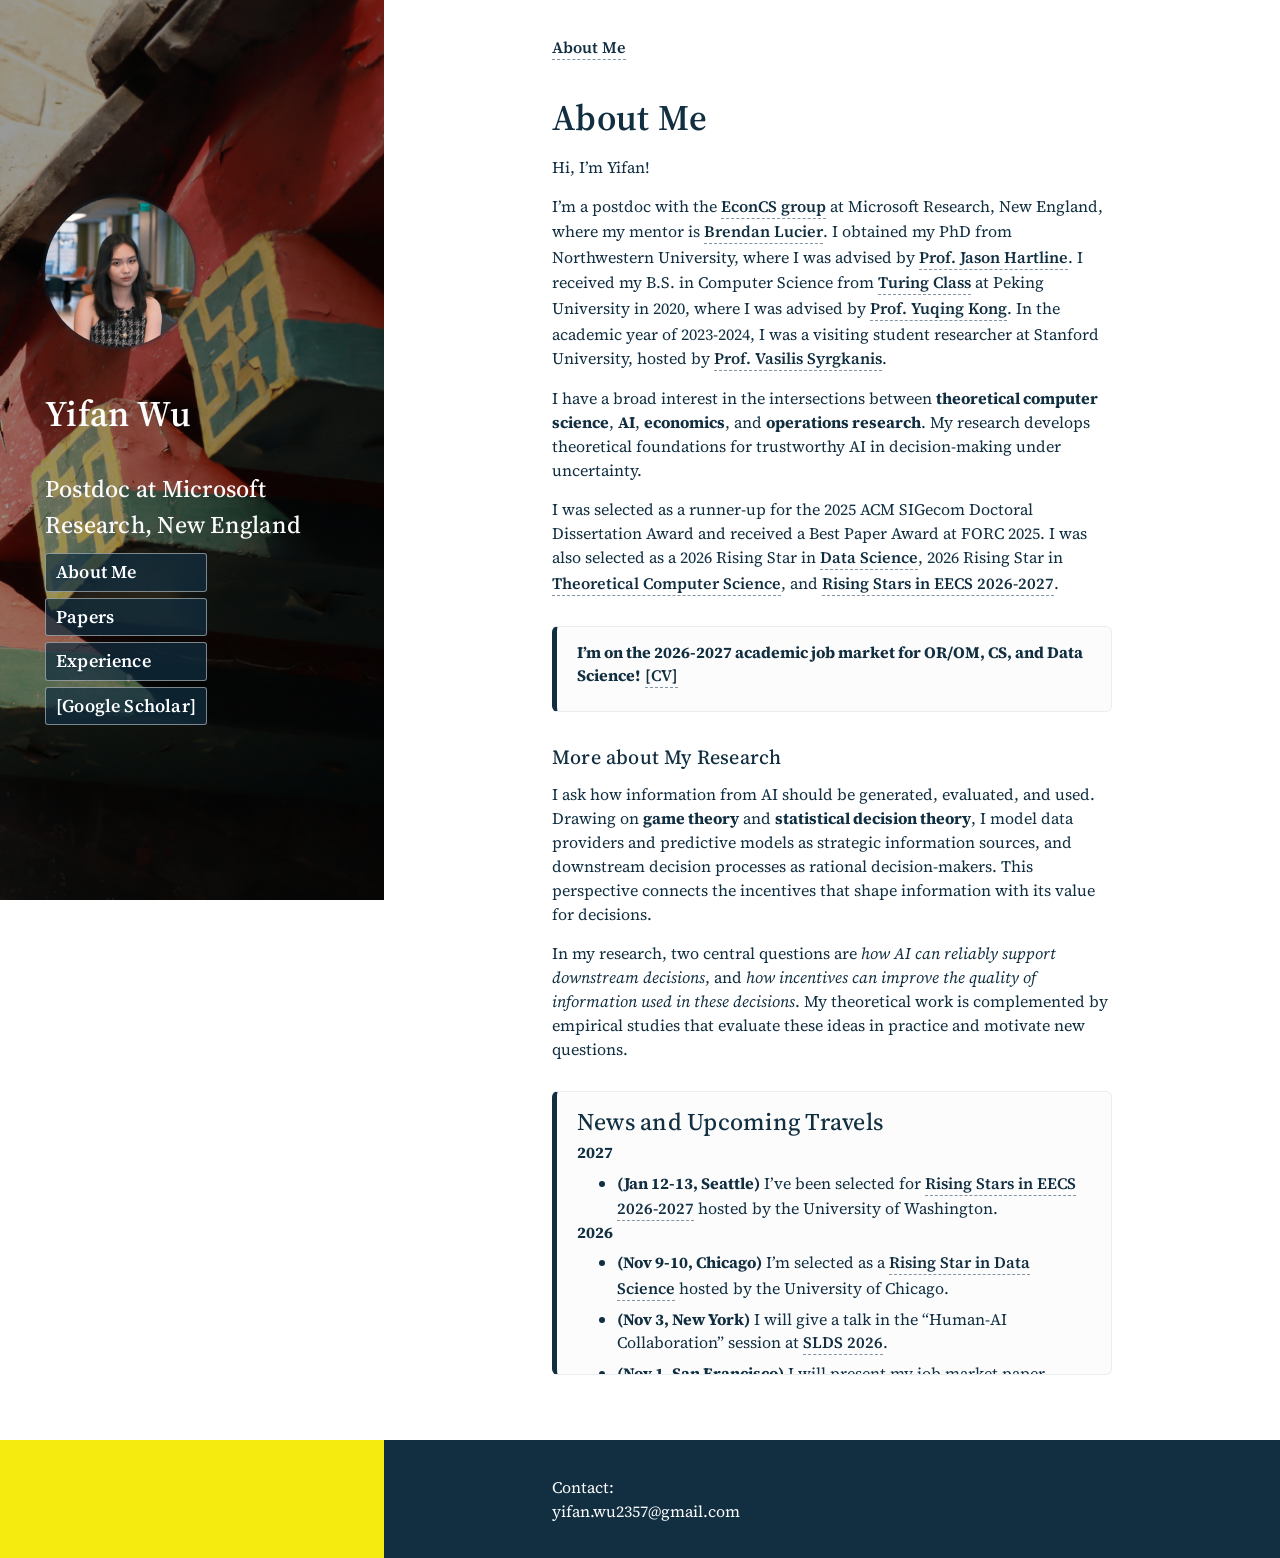
<file: index.html>
<!DOCTYPE html>
<html lang='en'><head>
  <title>About Me - Yifan Wu</title>
  <link rel='canonical' href='/' />
  <meta charset='utf-8'>
<meta name='viewport' content='width=device-width, initial-scale=1' />
<meta name='description' content='' />
<meta name='theme-color' content='#FD3519' />


  <link rel="shortcut icon" href="/images/favicon.ico" type="image/x-icon" />
  <link rel="icon" href="/images/favicon.ico" type="image/x-icon" />


<meta name="generator" content="Hugo 0.101.0" />

  





<link rel="stylesheet" href="/sass/style.min.cf15fa70872897253864b724884605a99587bc195c1d844e6262e09c483b8d6e.css" integrity="sha256-zxX6cIcolyU4ZLckiEYFqZWHvBlcHYROYmLgnEg7jW4=" media="screen">
<link rel="stylesheet" href="/syntax.min.css" integrity="" media="screen">

  <meta property="og:title" content="About Me" />
<meta property="og:description" content="" />
<meta property="og:type" content="website" />
<meta property="og:url" content="/" />


  <meta itemprop="name" content="About Me">
<meta itemprop="description" content="">
</head>
<body>

  <header style="background-image:linear-gradient(
      rgba(0,0,0,0.4),rgba(0,0,0,0.4)
    ),url(&#39;/images/sidebar.jpg&#39;)">

  <div class="intro">
    <div class="logo-container">
      <a href="/">
        <img src='/images/photo.jpg' alt="Profile Categories" class="rounded-logo">
      </a>
    </div>
    <h2>Yifan Wu</h2>
    <h3>Postdoc at Microsoft Research, New England</h3>
    <div class="menu">
      

        
        <p>
            <a href="/">
                About Me
            </a>
        </p>

        
        <p>
            <a href="/papers/">
                Papers
            </a>
        </p>

        
        <p>
            <a href="/experience/">
                Experience
            </a>
        </p>

        
        <p>
            <a href="https://scholar.google.com/citations?user=_aKd3vwAAAAJ&amp;hl=en">
                [Google Scholar]
            </a>
        </p>


      
    </div>

  </div>

  <div class="socials">
      
  </div>

</header>

  <div class="content-wrapper">
    
      <div class="breadcrumb">
  

<span  class="active">
  <a href="/">About Me</a>
  
</span>

</div>

    
    <main id="content" class="">

<h1>About Me</h1>
<p>Hi, I&rsquo;m Yifan!</p>
<p>I&rsquo;m a postdoc with the <a href="https://www.microsoft.com/en-us/research/theme/economics-and-computation/">EconCS group</a> at Microsoft Research, New England, where my mentor is <a href="https://www.microsoft.com/en-us/research/people/brlucier/">Brendan Lucier</a>. I obtained my PhD from Northwestern University, where I was advised by <a href="https://sites.northwestern.edu/hartline/">Prof. Jason Hartline</a>. I received my B.S. in Computer Science from <a href="https://cfcs.pku.edu.cn/english/research/turing_program/introduction1/index.htm">Turing Class</a> at Peking University in 2020, where I was advised by <a href="https://cfcs.pku.edu.cn/yuqkong/">Prof. Yuqing Kong</a>. In the academic year of 2023-2024, I was a visiting student researcher at Stanford University, hosted by <a href="https://vsyrgkanis.com/">Prof. Vasilis Syrgkanis</a>.</p>
<p>I have a broad interest in the intersections between <strong>theoretical computer science</strong>, <strong>AI</strong>, <strong>economics</strong>, and <strong>operations research</strong>. My research develops theoretical foundations for trustworthy AI in decision-making under uncertainty.</p>
<p>I was selected as a runner-up for the 2025 ACM SIGecom Doctoral Dissertation Award and received a Best Paper Award at FORC 2025. I was also selected as a 2026 Rising Star in <a href="https://datascience.uchicago.edu/research/postdoctoral-programs/rising-stars/">Data Science</a>, 2026 Rising Star in <a href="https://sigact.org/tcsforall/9th-tcs-for-all-meeting/">Theoretical Computer Science</a>, and <a href="https://risingstars.cs.washington.edu/">Rising Stars in EECS 2026-2027</a>.</p>
<section class="news-box">
<p><strong>I&rsquo;m on the 2026-2027 academic job market for OR/OM, CS, and Data Science!</strong> <a href="https://www.dropbox.com/scl/fi/8ka1rrmnnj9qrwxq5f5jx/20261120.pdf?rlkey=wbvuvi1150jkbfnmnint1vjoa&amp;st=9pdchsq0&amp;dl=0">[CV]</a></p>
</section>
<h4 id="more-about-my-research">More about My Research</h4>
<p>I ask how information from AI should be generated, evaluated, and used. Drawing on <strong>game theory</strong> and <strong>statistical decision theory</strong>, I model data providers and predictive models as strategic information sources, and downstream decision processes as rational decision-makers. This perspective connects the incentives that shape information with its value for decisions.</p>
<p>In my research, two central questions are <em>how AI can reliably support downstream decisions</em>, and <em>how incentives can improve the quality of information used in these decisions</em>. My theoretical work is complemented by empirical studies that evaluate these ideas in practice and motivate new questions.</p>
<section class="news-box news-box--scrollable" data-visible-items="3" tabindex="0" aria-label="News">
<h3 id="news-and-upcoming-travels">News and Upcoming Travels</h3>
<p><strong>2027</strong></p>
<ul>
<li><strong>(Jan 12-13, Seattle)</strong> I&rsquo;ve been selected for <a href="https://risingstars.cs.washington.edu/">Rising Stars in EECS 2026-2027</a> hosted by the University of Washington.</li>
</ul>
<p><strong>2026</strong></p>
<ul>
<li>
<p><strong>(Nov 9-10, Chicago)</strong> I&rsquo;m selected as a <a href="https://datascience.uchicago.edu/research/postdoctoral-programs/rising-stars/">Rising Star in Data Science</a> hosted by the University of Chicago.</p>
</li>
<li>
<p><strong>(Nov 3, New York)</strong> I will give a talk in the “Human-AI Collaboration” session at <a href="https://asa-slds.github.io/slds2026/parallel-sessions.html">SLDS 2026</a>.</p>
</li>
<li>
<p><strong>(Nov 1, San Francisco)</strong> I will present my job market paper, Calibration Error for Decision Making, in the Job Market Showcase Track <strong>SB28 11 am - 12:15 pm on Sunday</strong> at INFORMS 2026, Moscone South-206 (Level 2).</p>
</li>
<li>
<p><strong>(Oct 7-9, Cornell)</strong> I&rsquo;m invited to give a talk at the <a href="https://www.duffield.cornell.edu/orie/young-researchers-workshop/">Cornell ORIE Young Researchers Workshop</a>.</p>
</li>
<li>
<p><strong>(Aug 3, Boston)</strong> I will give a talk in the session “Uncertainty Quantification, Conformal Prediction, and Distribution-Free Inference: Diverse Perspectives” at <a href="https://ww2.amstat.org/meetings/jsm/2026/">JSM 2026</a>.</p>
</li>
<li>
<p><strong>(July 1, San Diego)</strong> I will present two accepted papers at <a href="https://learningtheory.org/colt2026/">COLT 2026</a>.</p>
</li>
<li>
<p><strong>(June 26, Salt Lake City)</strong> I will present as a Rising Star speaker at the <a href="https://sigact.org/tcsforall/">TCS for All</a> Workshop at STOC 2026.</p>
</li>
<li>
<p>Started updating news here!</p>
</li>
</ul>
</section>
<script>
(function () {
  const newsBox = document.querySelector('.news-box--scrollable[data-visible-items]');
  if (!newsBox) return;

  function sizeNewsBox() {
    const items = newsBox.querySelectorAll('li');
    const visibleItems = Math.min(Number(newsBox.dataset.visibleItems) || 3, items.length);

    newsBox.style.height = 'auto';
    newsBox.style.maxHeight = 'none';

    if (items.length <= visibleItems) {
      newsBox.style.overflowY = 'visible';
      return;
    }

    const lastVisibleItem = items[visibleItems - 1];
    const newsBoxTop = newsBox.getBoundingClientRect().top;
    const lastItemBottom = lastVisibleItem.getBoundingClientRect().bottom;
    const itemMargin = parseFloat(window.getComputedStyle(lastVisibleItem).marginBottom) || 0;
    const boxPadding = parseFloat(window.getComputedStyle(newsBox).paddingBottom) || 0;

    newsBox.style.height = Math.ceil(lastItemBottom - newsBoxTop + itemMargin + boxPadding) + 'px';
    newsBox.style.overflowY = 'auto';
  }

  sizeNewsBox();
  window.addEventListener('resize', sizeNewsBox);
  if (document.fonts) document.fonts.ready.then(sizeNewsBox);
})();
</script>




    </main>
  </div>
  <footer>
    <div class="footer-wrapper">
      <p>Contact: <br>yifan.wu2357@gmail.com</p>
      
    </div>
  </footer>
  <link href="https://fonts.googleapis.com/css2?family=Source+Serif+4:wght@400;600&display=swap" rel="stylesheet">
  
<script async src="https://www.googletagmanager.com/gtag/js?id=G-VH8P47VWH2"></script>
<script>
var doNotTrack = false;
if (!doNotTrack) {
	window.dataLayer = window.dataLayer || [];
	function gtag(){dataLayer.push(arguments);}
	gtag('js', new Date());
	gtag('config', 'G-VH8P47VWH2', { 'anonymize_ip': false });
}
</script>

</body>
</html>
</file>
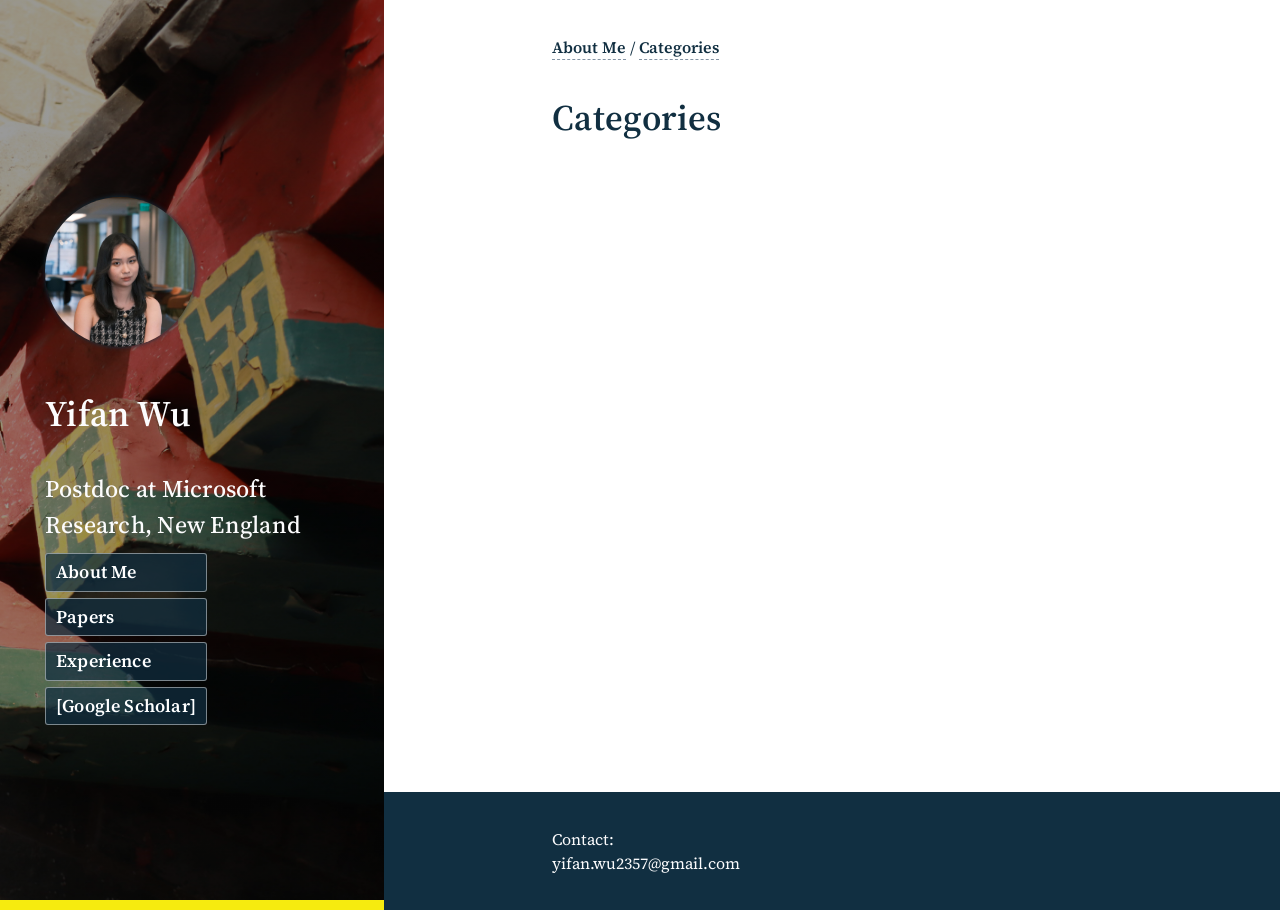
<file: categories/index.html>
<!DOCTYPE html>
<html lang='en'><head>
  <title> - Yifan Wu</title>
  <link rel='canonical' href='/categories/' />
  <meta charset='utf-8'>
<meta name='viewport' content='width=device-width, initial-scale=1' />
<meta name='description' content='' />
<meta name='theme-color' content='#FD3519' />


  <link rel="shortcut icon" href="/images/favicon.ico" type="image/x-icon" />
  <link rel="icon" href="/images/favicon.ico" type="image/x-icon" />


<meta name="generator" content="Hugo 0.101.0" />

  





<link rel="stylesheet" href="/sass/style.min.cf15fa70872897253864b724884605a99587bc195c1d844e6262e09c483b8d6e.css" integrity="sha256-zxX6cIcolyU4ZLckiEYFqZWHvBlcHYROYmLgnEg7jW4=" media="screen">
<link rel="stylesheet" href="/syntax.min.css" integrity="" media="screen">

  <meta property="og:title" content="Categories" />
<meta property="og:description" content="" />
<meta property="og:type" content="website" />
<meta property="og:url" content="/categories/" />


  <meta itemprop="name" content="Categories">
<meta itemprop="description" content="">
</head>
<body>

  <header style="background-image:linear-gradient(
      rgba(0,0,0,0.4),rgba(0,0,0,0.4)
    ),url(&#39;/images/sidebar.jpg&#39;)">

  <div class="intro">
    <div class="logo-container">
      <a href="/">
        <img src='/images/photo.jpg' alt="Profile Categories" class="rounded-logo">
      </a>
    </div>
    <h2>Yifan Wu</h2>
    <h3>Postdoc at Microsoft Research, New England</h3>
    <div class="menu">
      

        
        <p>
            <a href="/">
                About Me
            </a>
        </p>

        
        <p>
            <a href="/papers/">
                Papers
            </a>
        </p>

        
        <p>
            <a href="/experience/">
                Experience
            </a>
        </p>

        
        <p>
            <a href="https://scholar.google.com/citations?user=_aKd3vwAAAAJ&amp;hl=en">
                [Google Scholar]
            </a>
        </p>


      
    </div>

  </div>

  <div class="socials">
      
  </div>

</header>

  <div class="content-wrapper">
    
      <div class="breadcrumb">
  



<span >
  <a href="/">About Me</a>
   / 
</span>


<span  class="active">
  <a href="/categories/">Categories</a>
  
</span>

</div>

    
    <main id="content" class="categories">

  <h1 id="title"> Categories</h1>
  <p></p>
  <ul id="list">
    
  </ul>

    </main>
  </div>
  <footer>
    <div class="footer-wrapper">
      <p>Contact: <br>yifan.wu2357@gmail.com</p>
      
    </div>
  </footer>
  <link href="https://fonts.googleapis.com/css2?family=Source+Serif+4:wght@400;600&display=swap" rel="stylesheet">
  
<script async src="https://www.googletagmanager.com/gtag/js?id=G-VH8P47VWH2"></script>
<script>
var doNotTrack = false;
if (!doNotTrack) {
	window.dataLayer = window.dataLayer || [];
	function gtag(){dataLayer.push(arguments);}
	gtag('js', new Date());
	gtag('config', 'G-VH8P47VWH2', { 'anonymize_ip': false });
}
</script>

</body>
</html>
</file>
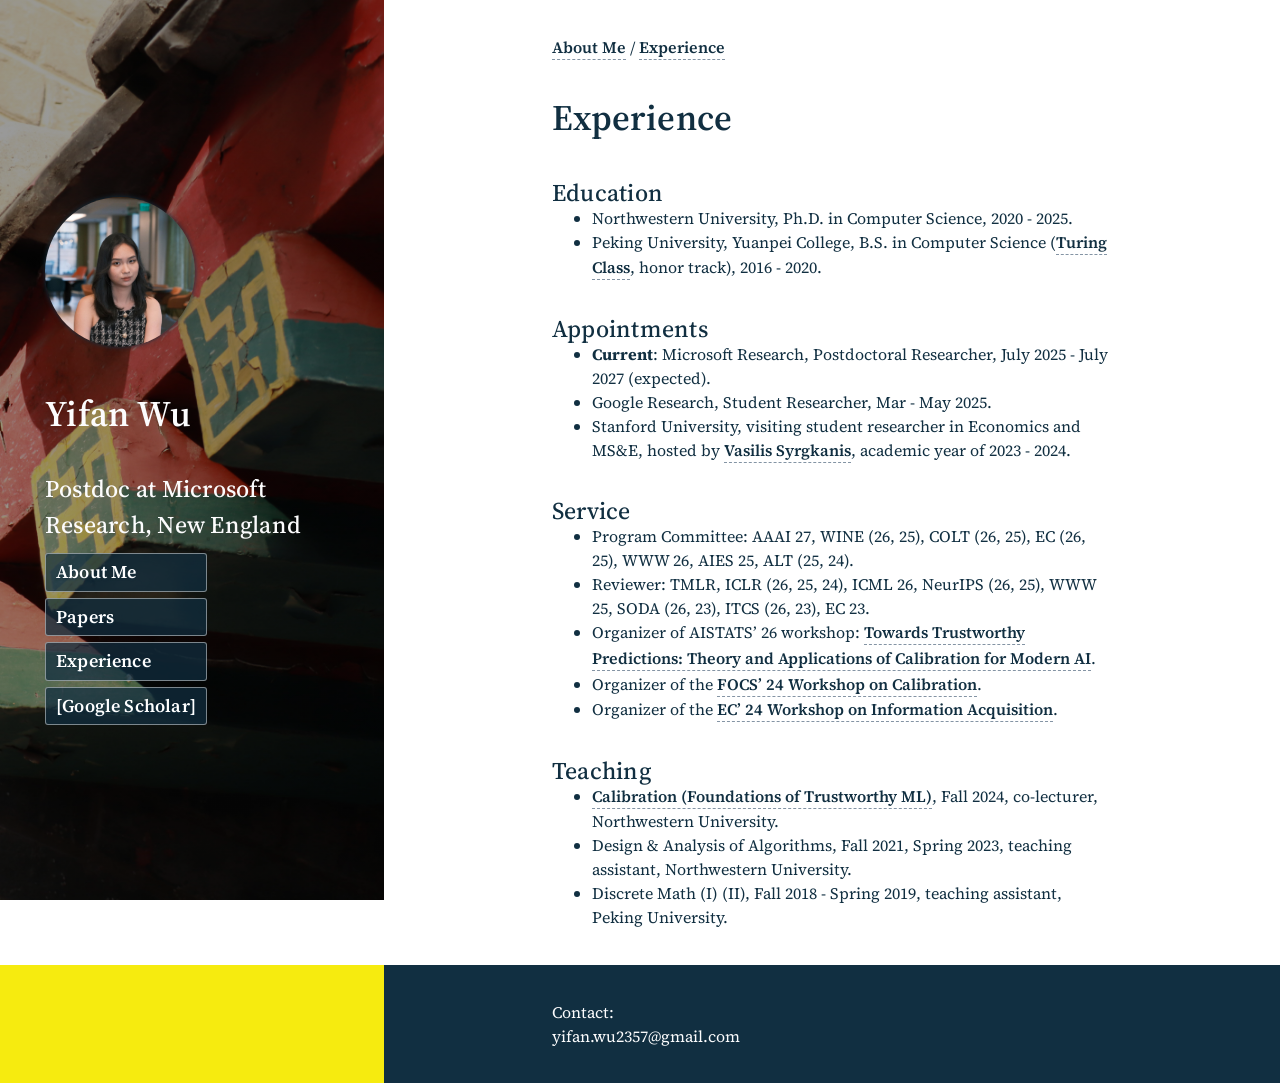
<file: experience/index.html>
<!DOCTYPE html>
<html lang='en'><head>
  <title>Experience - Yifan Wu</title>
  <link rel='canonical' href='/experience/' />
  <meta charset='utf-8'>
<meta name='viewport' content='width=device-width, initial-scale=1' />
<meta name='description' content='' />
<meta name='theme-color' content='#FD3519' />


  <link rel="shortcut icon" href="/images/favicon.ico" type="image/x-icon" />
  <link rel="icon" href="/images/favicon.ico" type="image/x-icon" />


<meta name="generator" content="Hugo 0.101.0" />

  





<link rel="stylesheet" href="/sass/style.min.cf15fa70872897253864b724884605a99587bc195c1d844e6262e09c483b8d6e.css" integrity="sha256-zxX6cIcolyU4ZLckiEYFqZWHvBlcHYROYmLgnEg7jW4=" media="screen">
<link rel="stylesheet" href="/syntax.min.css" integrity="" media="screen">

  <meta property="og:title" content="Experience" />
<meta property="og:description" content="" />
<meta property="og:type" content="website" />
<meta property="og:url" content="/experience/" />


  <meta itemprop="name" content="Experience">
<meta itemprop="description" content="">
</head>
<body>

  <header style="background-image:linear-gradient(
      rgba(0,0,0,0.4),rgba(0,0,0,0.4)
    ),url(&#39;/images/sidebar.jpg&#39;)">

  <div class="intro">
    <div class="logo-container">
      <a href="/">
        <img src='/images/photo.jpg' alt="Profile Categories" class="rounded-logo">
      </a>
    </div>
    <h2>Yifan Wu</h2>
    <h3>Postdoc at Microsoft Research, New England</h3>
    <div class="menu">
      

        
        <p>
            <a href="/">
                About Me
            </a>
        </p>

        
        <p>
            <a href="/papers/">
                Papers
            </a>
        </p>

        
        <p>
            <a href="/experience/">
                Experience
            </a>
        </p>

        
        <p>
            <a href="https://scholar.google.com/citations?user=_aKd3vwAAAAJ&amp;hl=en">
                [Google Scholar]
            </a>
        </p>


      
    </div>

  </div>

  <div class="socials">
      
  </div>

</header>

  <div class="content-wrapper">
    
      <div class="breadcrumb">
  



<span >
  <a href="/">About Me</a>
   / 
</span>


<span  class="active">
  <a href="/experience/">Experience</a>
  
</span>

</div>

    
    <main id="content" class="experience">

  <h1 id="title"> Experience</h1>
  <p><h3 id="education">Education</h3>
<ul>
<li>Northwestern University, Ph.D. in Computer Science, 2020 - 2025.</li>
<li>Peking University, Yuanpei College, B.S. in Computer Science (<a href="https://cfcs.pku.edu.cn/english/research/turing_program/introduction1/index.htm">Turing Class</a>, honor track), 2016 - 2020.</li>
</ul>
<h3 id="appointments">Appointments</h3>
<ul>
<li><strong>Current</strong>: Microsoft Research, Postdoctoral Researcher, July 2025 - July 2027 (expected).</li>
<li>Google Research, Student Researcher, Mar - May 2025.</li>
<li>Stanford University, visiting student researcher in Economics and MS&amp;E, hosted by <a href="https://vsyrgkanis.com">Vasilis Syrgkanis</a>, academic year of 2023 - 2024.</li>
</ul>
<h3 id="service">Service</h3>
<ul>
<li>Program Committee: AAAI 27, WINE (26, 25), COLT (26, 25), EC (26, 25), WWW 26, AIES 25, ALT (25, 24).</li>
<li>Reviewer: TMLR, ICLR (26, 25, 24), ICML 26, NeurIPS (26, 25), WWW 25, SODA (26, 23), ITCS (26, 23), EC 23.</li>
<li>Organizer of AISTATS&rsquo; 26 workshop: <a href="https://calibration-workshop.github.io/">Towards Trustworthy Predictions: Theory and Applications of Calibration for Modern AI</a>.</li>
<li>Organizer of the <a href="https://www.ideal-institute.org/2024/09/10/focs-ideal-2024-workshop-on-calibration/">FOCS&rsquo; 24 Workshop on Calibration</a>.</li>
<li>Organizer of the <a href="https://sites.google.com/view/ec24-information-acquisition/">EC&rsquo; 24 Workshop on Information Acquisition</a>.</li>
</ul>
<h3 id="teaching">Teaching</h3>
<ul>
<li><a href="https://sites.northwestern.edu/hartline/cs-497-calibration/">Calibration (Foundations of Trustworthy ML)</a>, Fall 2024, co-lecturer, Northwestern University.</li>
<li>Design &amp; Analysis of Algorithms, Fall 2021, Spring 2023, teaching assistant, Northwestern University.</li>
<li>Discrete Math (I) (II), Fall 2018 - Spring 2019, teaching assistant, Peking University.</li>
</ul>
</p>
  <ul id="list">
    
  </ul>

    </main>
  </div>
  <footer>
    <div class="footer-wrapper">
      <p>Contact: <br>yifan.wu2357@gmail.com</p>
      
    </div>
  </footer>
  <link href="https://fonts.googleapis.com/css2?family=Source+Serif+4:wght@400;600&display=swap" rel="stylesheet">
  
<script async src="https://www.googletagmanager.com/gtag/js?id=G-VH8P47VWH2"></script>
<script>
var doNotTrack = false;
if (!doNotTrack) {
	window.dataLayer = window.dataLayer || [];
	function gtag(){dataLayer.push(arguments);}
	gtag('js', new Date());
	gtag('config', 'G-VH8P47VWH2', { 'anonymize_ip': false });
}
</script>

</body>
</html>
</file>
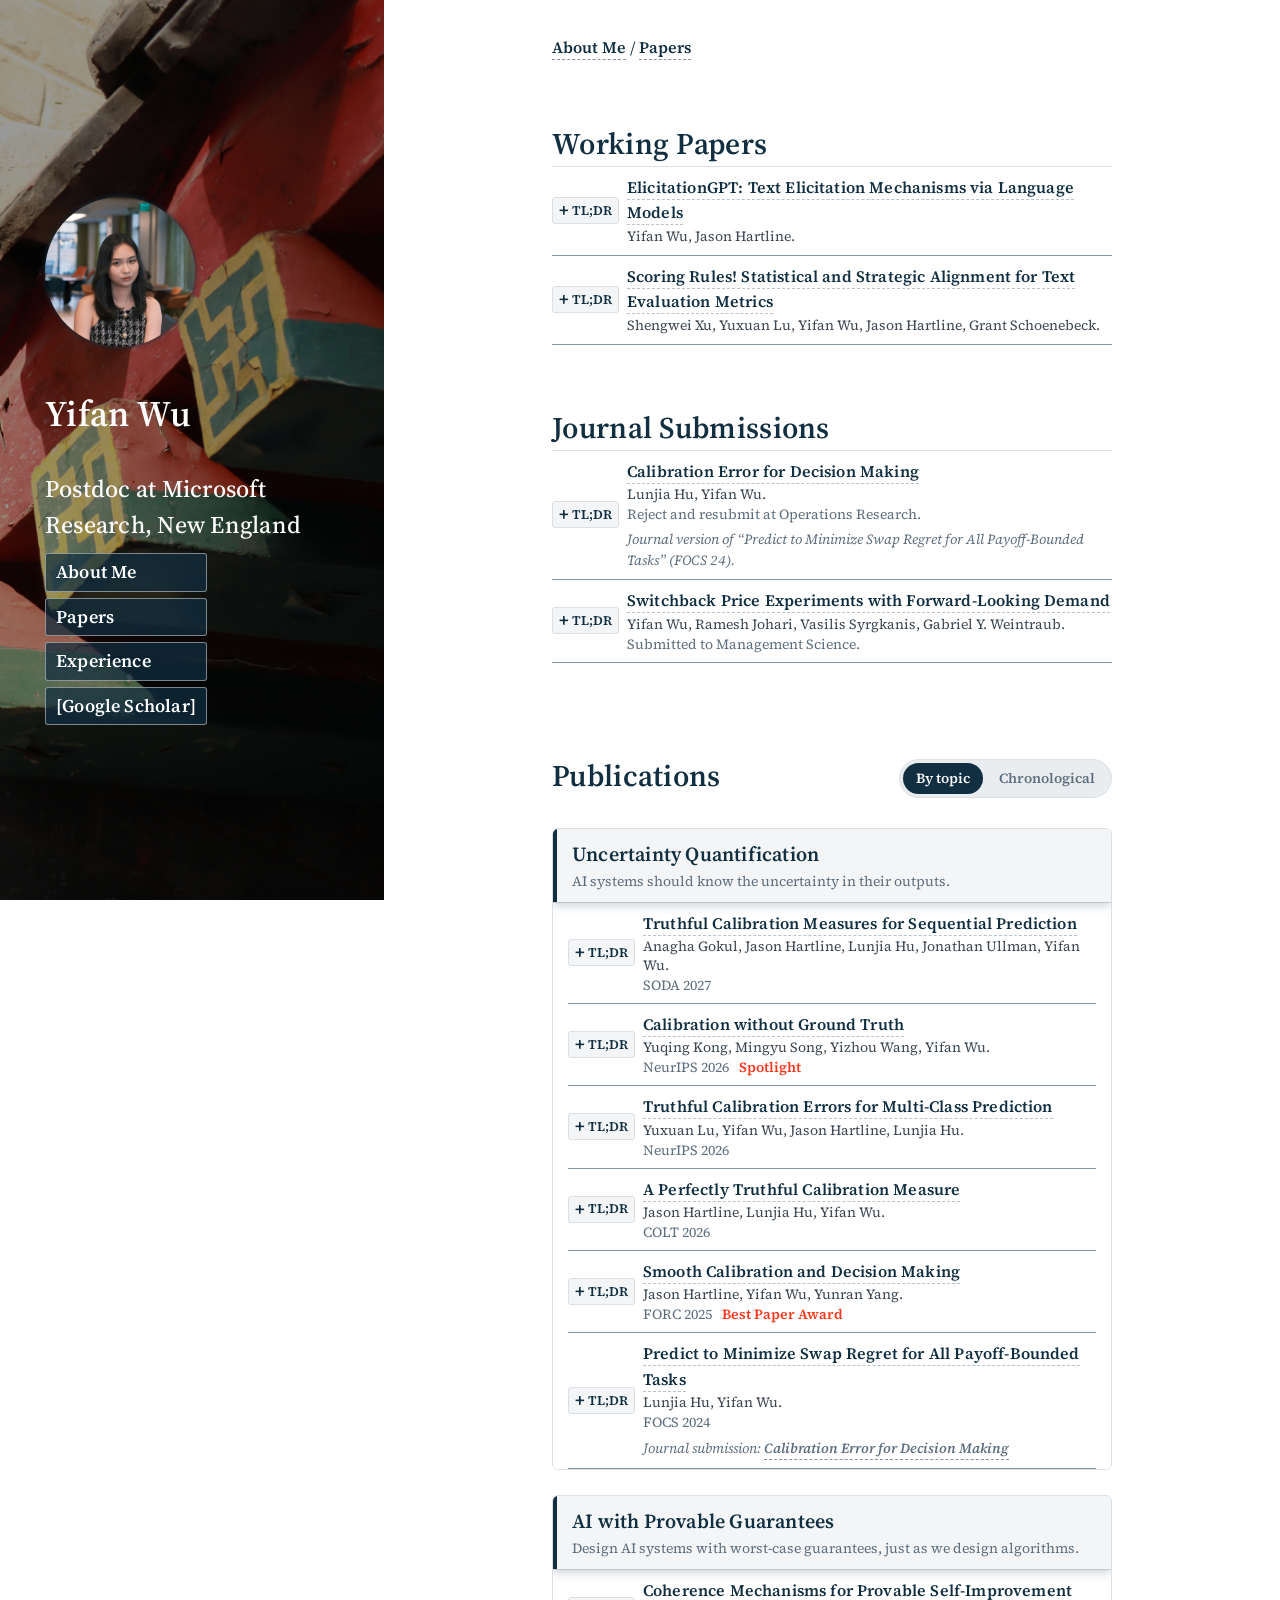
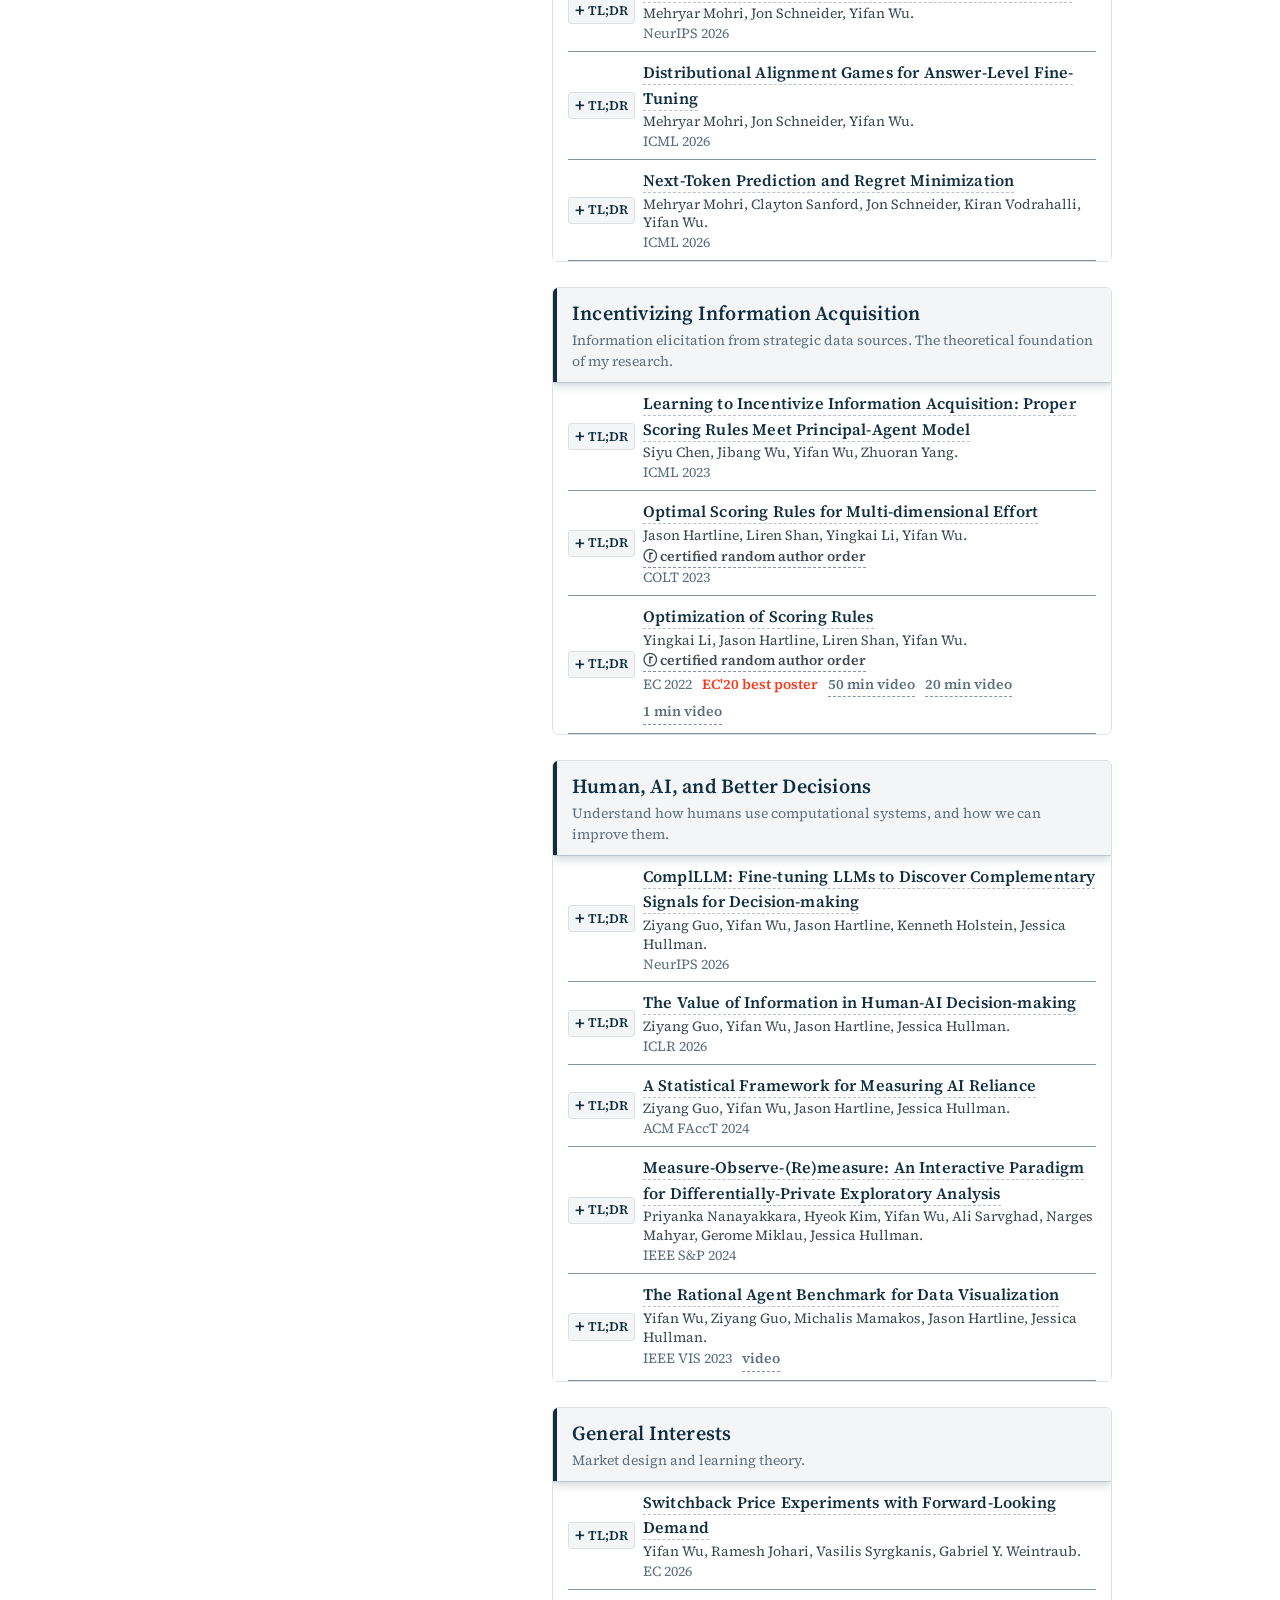
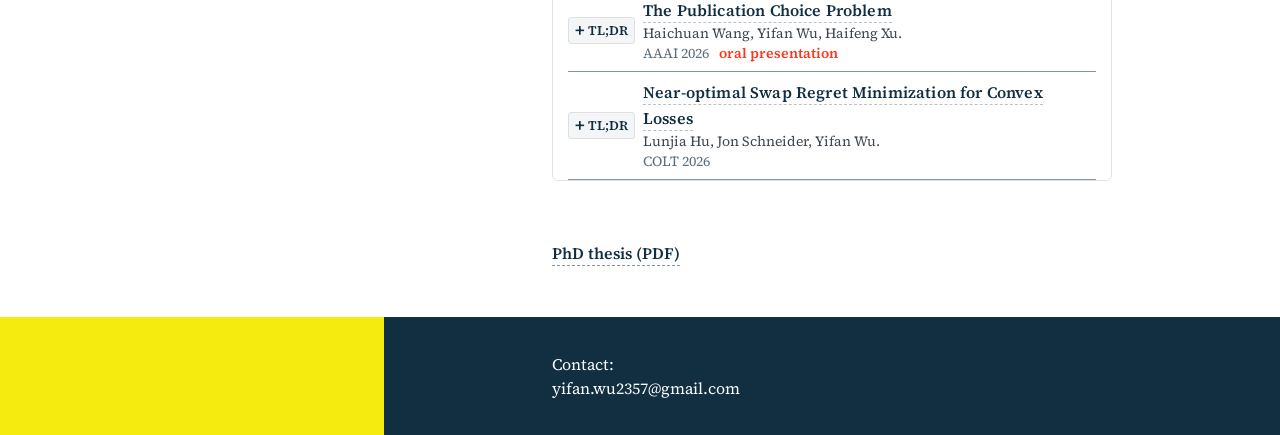
<file: papers/index.html>
<!DOCTYPE html>
<html lang='en'><head>
  <title>Papers - Yifan Wu</title>
  <link rel='canonical' href='/papers/' />
  <meta charset='utf-8'>
<meta name='viewport' content='width=device-width, initial-scale=1' />
<meta name='description' content='' />
<meta name='theme-color' content='#FD3519' />


  <link rel="shortcut icon" href="/images/favicon.ico" type="image/x-icon" />
  <link rel="icon" href="/images/favicon.ico" type="image/x-icon" />


<meta name="generator" content="Hugo 0.101.0" />

  





<link rel="stylesheet" href="/sass/style.min.cf15fa70872897253864b724884605a99587bc195c1d844e6262e09c483b8d6e.css" integrity="sha256-zxX6cIcolyU4ZLckiEYFqZWHvBlcHYROYmLgnEg7jW4=" media="screen">
<link rel="stylesheet" href="/syntax.min.css" integrity="" media="screen">

  <meta property="og:title" content="Papers" />
<meta property="og:description" content="" />
<meta property="og:type" content="website" />
<meta property="og:url" content="/papers/" />


  <meta itemprop="name" content="Papers">
<meta itemprop="description" content="">
</head>
<body>

  <header style="background-image:linear-gradient(
      rgba(0,0,0,0.4),rgba(0,0,0,0.4)
    ),url(&#39;/images/sidebar.jpg&#39;)">

  <div class="intro">
    <div class="logo-container">
      <a href="/">
        <img src='/images/photo.jpg' alt="Profile Categories" class="rounded-logo">
      </a>
    </div>
    <h2>Yifan Wu</h2>
    <h3>Postdoc at Microsoft Research, New England</h3>
    <div class="menu">
      

        
        <p>
            <a href="/">
                About Me
            </a>
        </p>

        
        <p>
            <a href="/papers/">
                Papers
            </a>
        </p>

        
        <p>
            <a href="/experience/">
                Experience
            </a>
        </p>

        
        <p>
            <a href="https://scholar.google.com/citations?user=_aKd3vwAAAAJ&amp;hl=en">
                [Google Scholar]
            </a>
        </p>


      
    </div>

  </div>

  <div class="socials">
      
  </div>

</header>

  <div class="content-wrapper">
    
      <div class="breadcrumb">
  



<span >
  <a href="/">About Me</a>
   / 
</span>


<span  class="active">
  <a href="/papers/">Papers</a>
  
</span>

</div>

    
    <main id="content" class="papers">

<div class="papers-browser" data-papers-browser>
  <section class="papers-section" aria-labelledby="working-papers-heading">
    <div class="papers-section-heading">
      <h2 id="working-papers-heading">Working Papers</h2>
    </div>

    <div class="paper-list">
      
        <article class="paper-item">
  <div class="paper-main-row">
    <button type="button" class="paper-tldr-button" data-paper-tldr-button aria-expanded="false">TL;DR</button>
    <div class="paper-main-content">
      <div class="paper-title-row">
        <h4 class="paper-title">
          <a href="https://arxiv.org/abs/2406.09363" target="_blank" rel="noopener noreferrer">ElicitationGPT: Text Elicitation Mechanisms via Language Models</a>
        </h4>
      </div>

      <p class="paper-authors">
        Yifan Wu, Jason Hartline.
        
      </p>

      

      

      
        
      
    </div>
  </div>

  <div class="paper-tldr-panel" data-paper-tldr-panel hidden>
    <p>Large language models can be treated as perfect or imperfect oracles. We can design mechanisms with provable strategic robustness guarantees using oracle calls.</p>
  </div>
</article>

      
        <article class="paper-item">
  <div class="paper-main-row">
    <button type="button" class="paper-tldr-button" data-paper-tldr-button aria-expanded="false">TL;DR</button>
    <div class="paper-main-content">
      <div class="paper-title-row">
        <h4 class="paper-title">
          <a href="https://arxiv.org/abs/2608.01423" target="_blank" rel="noopener noreferrer">Scoring Rules! Statistical and Strategic Alignment for Text Evaluation Metrics</a>
        </h4>
      </div>

      <p class="paper-authors">
        Shengwei Xu, Yuxuan Lu, Yifan Wu, Jason Hartline, Grant Schoenebeck.
        
      </p>

      

      

      
        
      
    </div>
  </div>

  <div class="paper-tldr-panel" data-paper-tldr-panel hidden>
    <p>The evaluation of evaluation methods: we can evaluate evaluation methods by the alignment with human preferences; we can also evaluate their robustness to strategic manipulations.</p>
  </div>
</article>

      
    </div>
  </section>

  <section class="papers-section" aria-labelledby="journal-submissions-heading">
    <div class="papers-section-heading">
      <h2 id="journal-submissions-heading">Journal Submissions</h2>
    </div>

    <div class="paper-list">
      
        <article class="paper-item">
  <div class="paper-main-row">
    <button type="button" class="paper-tldr-button" data-paper-tldr-button aria-expanded="false">TL;DR</button>
    <div class="paper-main-content">
      <div class="paper-title-row">
        <h4 class="paper-title">
          <a href="https://papers.ssrn.com/sol3/papers.cfm?abstract_id=7591299" target="_blank" rel="noopener noreferrer">Calibration Error for Decision Making</a>
        </h4>
      </div>

      <p class="paper-authors">
        Lunjia Hu, Yifan Wu.
        
      </p>

      <p class="paper-meta">Reject and resubmit at Operations Research.</p>

      

      
        <p class="paper-note-text">Journal version of “Predict to Minimize Swap Regret for All Payoff-Bounded Tasks” (FOCS 24).</p>
      
    </div>
  </div>

  <div class="paper-tldr-panel" data-paper-tldr-panel hidden>
    <p>A calibration error should calculate the contribution of miscalibration to downstream decision payoff. Optimizing a decision-theoretic error metric identifies better algorithms, while optimizing heuristic errors does not.</p>
  </div>
</article>

      
        <article class="paper-item">
  <div class="paper-main-row">
    <button type="button" class="paper-tldr-button" data-paper-tldr-button aria-expanded="false">TL;DR</button>
    <div class="paper-main-content">
      <div class="paper-title-row">
        <h4 class="paper-title">
          <a href="https://arxiv.org/abs/2410.14904" target="_blank" rel="noopener noreferrer">Switchback Price Experiments with Forward-Looking Demand</a>
        </h4>
      </div>

      <p class="paper-authors">
        Yifan Wu, Ramesh Johari, Vasilis Syrgkanis, Gabriel Y. Weintraub.
        
      </p>

      <p class="paper-meta">Submitted to Management Science.</p>

      

      
        
      
    </div>
  </div>

  <div class="paper-tldr-panel" data-paper-tldr-panel hidden>
    <p>A switchback experiment posts random prices across a sequence of time horizons to test buyer response to price changes. When buyers strategically wait for discounts, inference from the classical two-price switchback experiment suffers a bias for that waiting behavior, but adding just one more price can fix it.</p>
  </div>
</article>

      
    </div>
  </section>

  <section class="papers-section publications-section" aria-labelledby="publications-heading">
    <div class="publications-toolbar">
      <div class="papers-section-heading">
        <h2 id="publications-heading">Publications</h2>
      </div>

      <div class="papers-view-toggle" role="group" aria-label="Organize publications">
        <button type="button" class="is-active" data-papers-view-button="topic" aria-pressed="true" aria-controls="papers-by-topic">By topic</button>
        <button type="button" data-papers-view-button="chronological" aria-pressed="false" aria-controls="papers-chronological">Chronological</button>
      </div>
    </div>

    <div id="papers-by-topic" class="papers-view" data-papers-view="topic">
      
        
        
        
          <section class="paper-topic" aria-labelledby="topic-uncertainty">
            <div class="paper-topic-heading">
              <h3 id="topic-uncertainty">Uncertainty Quantification</h3>
              <p>AI systems should know the uncertainty in their outputs.</p>
            </div>
            <div class="paper-list">
              
                <article class="paper-item" data-year="2027">
  <div class="paper-main-row">
    <button type="button" class="paper-tldr-button" data-paper-tldr-button aria-expanded="false">TL;DR</button>
    <div class="paper-main-content">
      <div class="paper-title-row">
        <h4 class="paper-title">
          <a href="https://arxiv.org/abs/2608.21348" target="_blank" rel="noopener noreferrer">Truthful Calibration Measures for Sequential Prediction</a>
        </h4>
      </div>

      <p class="paper-authors">
        Anagha Gokul, Jason Hartline, Lunjia Hu, Jonathan Ullman, Yifan Wu.
        
      </p>

      

      
        <p class="paper-meta">
          <span>SODA 2027</span>
          
          
        </p>
      

      
        
      
    </div>
  </div>

  <div class="paper-tldr-panel" data-paper-tldr-panel hidden>
    <p>In the sequential prediction setting, calibration errors cannot be perfectly truthful. However, simple reductions can make calibration errors approximately truthful in this setting.</p>
  </div>
</article>

              
                <article class="paper-item" data-year="2026">
  <div class="paper-main-row">
    <button type="button" class="paper-tldr-button" data-paper-tldr-button aria-expanded="false">TL;DR</button>
    <div class="paper-main-content">
      <div class="paper-title-row">
        <h4 class="paper-title">
          <a href="https://arxiv.org/abs/2601.19862" target="_blank" rel="noopener noreferrer">Calibration without Ground Truth</a>
        </h4>
      </div>

      <p class="paper-authors">
        Yuqing Kong, Mingyu Song, Yizhou Wang, Yifan Wu.
        
      </p>

      

      
        <p class="paper-meta">
          <span>NeurIPS 2026</span>
          <span class="paper-note">Spotlight</span>
          
        </p>
      

      
        
      
    </div>
  </div>

  <div class="paper-tldr-panel" data-paper-tldr-panel hidden>
    <p>A strong but poorly calibrated model (e.g., a post-trained LLM) can be improved by a weaker, better-calibrated model (e.g., a pre-trained LLM) without ground-truth labels.</p>
  </div>
</article>

              
                <article class="paper-item" data-year="2026">
  <div class="paper-main-row">
    <button type="button" class="paper-tldr-button" data-paper-tldr-button aria-expanded="false">TL;DR</button>
    <div class="paper-main-content">
      <div class="paper-title-row">
        <h4 class="paper-title">
          <a href="https://arxiv.org/abs/2510.06388" target="_blank" rel="noopener noreferrer">Truthful Calibration Errors for Multi-Class Prediction</a>
        </h4>
      </div>

      <p class="paper-authors">
        Yuxuan Lu, Yifan Wu, Jason Hartline, Lunjia Hu.
        
      </p>

      

      
        <p class="paper-meta">
          <span>NeurIPS 2026</span>
          
          
        </p>
      

      
        
      
    </div>
  </div>

  <div class="paper-tldr-panel" data-paper-tldr-panel hidden>
    <p>Truthfulness, the game-theoretic principle, is important to the evaluation of AI predictors. Prior work has shown that the ranking among AI predictors is not robust to the estimation method of a calibration error. We show that truthfulness improves this robustness of predictor rankings. </p>
  </div>
</article>

              
                <article class="paper-item" data-year="2026">
  <div class="paper-main-row">
    <button type="button" class="paper-tldr-button" data-paper-tldr-button aria-expanded="false">TL;DR</button>
    <div class="paper-main-content">
      <div class="paper-title-row">
        <h4 class="paper-title">
          <a href="https://arxiv.org/abs/2508.13100" target="_blank" rel="noopener noreferrer">A Perfectly Truthful Calibration Measure</a>
        </h4>
      </div>

      <p class="paper-authors">
        Jason Hartline, Lunjia Hu, Yifan Wu.
        
      </p>

      

      
        <p class="paper-meta">
          <span>COLT 2026</span>
          
          
        </p>
      

      
        
      
    </div>
  </div>

  <div class="paper-tldr-panel" data-paper-tldr-panel hidden>
    <p>In the batch setting, there is no inherent conflict between calibration error and game-theoretic principles: simple modifications can make calibration errors truthful.</p>
  </div>
</article>

              
                <article class="paper-item" data-year="2025">
  <div class="paper-main-row">
    <button type="button" class="paper-tldr-button" data-paper-tldr-button aria-expanded="false">TL;DR</button>
    <div class="paper-main-content">
      <div class="paper-title-row">
        <h4 class="paper-title">
          <a href="https://arxiv.org/abs/2504.15582" target="_blank" rel="noopener noreferrer">Smooth Calibration and Decision Making</a>
        </h4>
      </div>

      <p class="paper-authors">
        Jason Hartline, Yifan Wu, Yunran Yang.
        
      </p>

      

      
        <p class="paper-meta">
          <span>FORC 2025</span>
          <span class="paper-note">Best Paper Award</span>
          
        </p>
      

      
        
      
    </div>
  </div>

  <div class="paper-tldr-panel" data-paper-tldr-panel hidden>
    <p>Predictions can look approximately calibrated under smooth errors yet still mislead decision-makers. We can fix them.</p>
  </div>
</article>

              
                <article class="paper-item" data-year="2024">
  <div class="paper-main-row">
    <button type="button" class="paper-tldr-button" data-paper-tldr-button aria-expanded="false">TL;DR</button>
    <div class="paper-main-content">
      <div class="paper-title-row">
        <h4 class="paper-title">
          <a href="https://arxiv.org/abs/2404.13503" target="_blank" rel="noopener noreferrer">Predict to Minimize Swap Regret for All Payoff-Bounded Tasks</a>
        </h4>
      </div>

      <p class="paper-authors">
        Lunjia Hu, Yifan Wu.
        
      </p>

      

      
        <p class="paper-meta">
          <span>FOCS 2024</span>
          
          
        </p>
      

      
        <p class="paper-note-text">
          Journal submission: <a href="https://papers.ssrn.com/sol3/papers.cfm?abstract_id=7310138" target="_blank" rel="noopener noreferrer">Calibration Error for Decision Making</a>
        </p>
      
    </div>
  </div>

  <div class="paper-tldr-panel" data-paper-tldr-panel hidden>
    <p>A calibration error should calculate the contribution of miscalibration to downstream decision payoff. Optimizing a decision-theoretic error metric identifies better algorithms, while optimizing heuristic errors does not.</p>
  </div>
</article>

              
            </div>
          </section>
        
      
        
        
        
          <section class="paper-topic" aria-labelledby="topic-provable-ai">
            <div class="paper-topic-heading">
              <h3 id="topic-provable-ai">AI with Provable Guarantees</h3>
              <p>Design AI systems with worst-case guarantees, just as we design algorithms.</p>
            </div>
            <div class="paper-list">
              
                <article class="paper-item" data-year="2026">
  <div class="paper-main-row">
    <button type="button" class="paper-tldr-button" data-paper-tldr-button aria-expanded="false">TL;DR</button>
    <div class="paper-main-content">
      <div class="paper-title-row">
        <h4 class="paper-title">
          <a href="https://arxiv.org/abs/2511.08440" target="_blank" rel="noopener noreferrer">Coherence Mechanisms for Provable Self-Improvement</a>
        </h4>
      </div>

      <p class="paper-authors">
        Mehryar Mohri, Jon Schneider, Yifan Wu.
        
      </p>

      

      
        <p class="paper-meta">
          <span>NeurIPS 2026</span>
          
          
        </p>
      

      
        
      
    </div>
  </div>

  <div class="paper-tldr-panel" data-paper-tldr-panel hidden>
    <p>Improving model self-coherence leads to provable improvement in loss.</p>
  </div>
</article>

              
                <article class="paper-item" data-year="2026">
  <div class="paper-main-row">
    <button type="button" class="paper-tldr-button" data-paper-tldr-button aria-expanded="false">TL;DR</button>
    <div class="paper-main-content">
      <div class="paper-title-row">
        <h4 class="paper-title">
          <a href="https://arxiv.org/abs/2604.27166" target="_blank" rel="noopener noreferrer">Distributional Alignment Games for Answer-Level Fine-Tuning</a>
        </h4>
      </div>

      <p class="paper-authors">
        Mehryar Mohri, Jon Schneider, Yifan Wu.
        
      </p>

      

      
        <p class="paper-meta">
          <span>ICML 2026</span>
          
          
        </p>
      

      
        
      
    </div>
  </div>

  <div class="paper-tldr-panel" data-paper-tldr-panel hidden>
    <p>Final-answer fine-tuning can be recast as a tractable two-player game, avoiding an explicit search over hidden reasoning paths.</p>
  </div>
</article>

              
                <article class="paper-item" data-year="2026">
  <div class="paper-main-row">
    <button type="button" class="paper-tldr-button" data-paper-tldr-button aria-expanded="false">TL;DR</button>
    <div class="paper-main-content">
      <div class="paper-title-row">
        <h4 class="paper-title">
          <a href="https://arxiv.org/abs/2603.28499" target="_blank" rel="noopener noreferrer">Next-Token Prediction and Regret Minimization</a>
        </h4>
      </div>

      <p class="paper-authors">
        Mehryar Mohri, Clayton Sanford, Jon Schneider, Kiran Vodrahalli, Yifan Wu.
        
      </p>

      

      
        <p class="paper-meta">
          <span>ICML 2026</span>
          
          
        </p>
      

      
        
      
    </div>
  </div>

  <div class="paper-tldr-panel" data-paper-tldr-panel hidden>
    <p>A next-token predictor predicts a sequence of random states. The predictor can be robustified to support decisions in adversarial environments without losing in-distribution performance.</p>
  </div>
</article>

              
            </div>
          </section>
        
      
        
        
        
          <section class="paper-topic" aria-labelledby="topic-information-acquisition">
            <div class="paper-topic-heading">
              <h3 id="topic-information-acquisition">Incentivizing Information Acquisition</h3>
              <p>Information elicitation from strategic data sources. The theoretical foundation of my research.</p>
            </div>
            <div class="paper-list">
              
                <article class="paper-item" data-year="2023">
  <div class="paper-main-row">
    <button type="button" class="paper-tldr-button" data-paper-tldr-button aria-expanded="false">TL;DR</button>
    <div class="paper-main-content">
      <div class="paper-title-row">
        <h4 class="paper-title">
          <a href="https://arxiv.org/abs/2303.08613" target="_blank" rel="noopener noreferrer">Learning to Incentivize Information Acquisition: Proper Scoring Rules Meet Principal-Agent Model</a>
        </h4>
      </div>

      <p class="paper-authors">
        Siyu Chen, Jibang Wu, Yifan Wu, Zhuoran Yang.
        
      </p>

      

      
        <p class="paper-meta">
          <span>ICML 2023</span>
          
          
        </p>
      

      
        
      
    </div>
  </div>

  <div class="paper-tldr-panel" data-paper-tldr-panel hidden>
    <p>The optimal scoring rule that maximizes revenue can be learned online, even when costs and information structures are initially unknown.</p>
  </div>
</article>

              
                <article class="paper-item" data-year="2023">
  <div class="paper-main-row">
    <button type="button" class="paper-tldr-button" data-paper-tldr-button aria-expanded="false">TL;DR</button>
    <div class="paper-main-content">
      <div class="paper-title-row">
        <h4 class="paper-title">
          <a href="https://arxiv.org/abs/2211.03302" target="_blank" rel="noopener noreferrer">Optimal Scoring Rules for Multi-dimensional Effort</a>
        </h4>
      </div>

      <p class="paper-authors">
        Jason Hartline, Liren Shan, Yingkai Li, Yifan Wu.
        
          <a class="paper-authorship-link" href="https://www.aeaweb.org/journals/policies/random-author-order/search?RandomAuthorsSearch%5Bsearch%5D=ZyHlOb3fJMgs" target="_blank" rel="noopener noreferrer">ⓡ certified random author order</a>
        
      </p>

      

      
        <p class="paper-meta">
          <span>COLT 2023</span>
          
          
        </p>
      

      
        
      
    </div>
  </div>

  <div class="paper-tldr-panel" data-paper-tldr-panel hidden>
    <p>When a strategic data source exerts separate effort for each task, the optimal scoring rule can be unboundedly better than scoring each task separately.</p>
  </div>
</article>

              
                <article class="paper-item" data-year="2022">
  <div class="paper-main-row">
    <button type="button" class="paper-tldr-button" data-paper-tldr-button aria-expanded="false">TL;DR</button>
    <div class="paper-main-content">
      <div class="paper-title-row">
        <h4 class="paper-title">
          <a href="https://arxiv.org/abs/2007.02905" target="_blank" rel="noopener noreferrer">Optimization of Scoring Rules</a>
        </h4>
      </div>

      <p class="paper-authors">
        Yingkai Li, Jason Hartline, Liren Shan, Yifan Wu.
        
          <a class="paper-authorship-link" href="https://www.aeaweb.org/journals/policies/random-author-order/search?RandomAuthorsSearch%5Bsearch%5D=4FJdnUr4sE80" target="_blank" rel="noopener noreferrer">ⓡ certified random author order</a>
        
      </p>

      

      
        <p class="paper-meta">
          <span>EC 2022</span>
          <span class="paper-note">EC&#39;20 best poster</span>
          
            <a href="https://youtu.be/J2FeZdwE8_U" target="_blank" rel="noopener noreferrer">50 min video</a>
          
            <a href="https://youtu.be/DLmOxCyAjHs" target="_blank" rel="noopener noreferrer">20 min video</a>
          
            <a href="https://youtu.be/DdutJtMr9jc" target="_blank" rel="noopener noreferrer">1 min video</a>
          
        </p>
      

      
        
      
    </div>
  </div>

  <div class="paper-tldr-panel" data-paper-tldr-panel hidden>
    <p>We study optimal scoring-rule design across several mechanism-design paradigms: exact optimality for one-dimensional information, prior-independent optimality, simple approximations for multidimensional information, sample-complexity bounds, and computational results.</p>
  </div>
</article>

              
            </div>
          </section>
        
      
        
        
        
          <section class="paper-topic" aria-labelledby="topic-human-ai">
            <div class="paper-topic-heading">
              <h3 id="topic-human-ai">Human, AI, and Better Decisions</h3>
              <p>Understand how humans use computational systems, and how we can improve them.</p>
            </div>
            <div class="paper-list">
              
                <article class="paper-item" data-year="2026">
  <div class="paper-main-row">
    <button type="button" class="paper-tldr-button" data-paper-tldr-button aria-expanded="false">TL;DR</button>
    <div class="paper-main-content">
      <div class="paper-title-row">
        <h4 class="paper-title">
          <a href="https://arxiv.org/abs/2602.19458" target="_blank" rel="noopener noreferrer">ComplLLM: Fine-tuning LLMs to Discover Complementary Signals for Decision-making</a>
        </h4>
      </div>

      <p class="paper-authors">
        Ziyang Guo, Yifan Wu, Jason Hartline, Kenneth Holstein, Jessica Hullman.
        
      </p>

      

      
        <p class="paper-meta">
          <span>NeurIPS 2026</span>
          
          
        </p>
      

      
        
      
    </div>
  </div>

  <div class="paper-tldr-panel" data-paper-tldr-panel hidden>
    <p>We fine-tune an assistant LLM to provide information that complements existing agent decisions, improving human and LLM decision-making in controlled studies.</p>
  </div>
</article>

              
                <article class="paper-item" data-year="2026">
  <div class="paper-main-row">
    <button type="button" class="paper-tldr-button" data-paper-tldr-button aria-expanded="false">TL;DR</button>
    <div class="paper-main-content">
      <div class="paper-title-row">
        <h4 class="paper-title">
          <a href="https://arxiv.org/abs/2502.06152" target="_blank" rel="noopener noreferrer">The Value of Information in Human-AI Decision-making</a>
        </h4>
      </div>

      <p class="paper-authors">
        Ziyang Guo, Yifan Wu, Jason Hartline, Jessica Hullman.
        
      </p>

      

      
        <p class="paper-meta">
          <span>ICLR 2026</span>
          
          
        </p>
      

      
        
      
    </div>
  </div>

  <div class="paper-tldr-panel" data-paper-tldr-panel hidden>
    <p>AI explanation should not just present information that are critical to AI outputs, but present information that human does not know. </p>
  </div>
</article>

              
                <article class="paper-item" data-year="2024">
  <div class="paper-main-row">
    <button type="button" class="paper-tldr-button" data-paper-tldr-button aria-expanded="false">TL;DR</button>
    <div class="paper-main-content">
      <div class="paper-title-row">
        <h4 class="paper-title">
          <a href="https://arxiv.org/abs/2401.15356" target="_blank" rel="noopener noreferrer">A Statistical Framework for Measuring AI Reliance</a>
        </h4>
      </div>

      <p class="paper-authors">
        Ziyang Guo, Yifan Wu, Jason Hartline, Jessica Hullman.
        
      </p>

      

      
        <p class="paper-meta">
          <span>ACM FAccT 2024</span>
          
          
        </p>
      

      
        
      
    </div>
  </div>

  <div class="paper-tldr-panel" data-paper-tldr-panel hidden>
    <p>By comparing human decision-makers with a rational decision-maker in the same environment, we can understand appropriate reliance on AI and why humans make suboptimal decisions.</p>
  </div>
</article>

              
                <article class="paper-item" data-year="2024">
  <div class="paper-main-row">
    <button type="button" class="paper-tldr-button" data-paper-tldr-button aria-expanded="false">TL;DR</button>
    <div class="paper-main-content">
      <div class="paper-title-row">
        <h4 class="paper-title">
          <a href="https://arxiv.org/abs/2406.01964" target="_blank" rel="noopener noreferrer">Measure-Observe-(Re)measure: An Interactive Paradigm for Differentially-Private Exploratory Analysis</a>
        </h4>
      </div>

      <p class="paper-authors">
        Priyanka Nanayakkara, Hyeok Kim, Yifan Wu, Ali Sarvghad, Narges Mahyar, Gerome Miklau, Jessica Hullman.
        
      </p>

      

      
        <p class="paper-meta">
          <span>IEEE S&amp;P 2024</span>
          
          
        </p>
      

      
        
      
    </div>
  </div>

  <div class="paper-tldr-panel" data-paper-tldr-panel hidden>
    <p>We design a differentially private user interface and understand human performance by benchmarking it against a rational decision-maker.</p>
  </div>
</article>

              
                <article class="paper-item" data-year="2023">
  <div class="paper-main-row">
    <button type="button" class="paper-tldr-button" data-paper-tldr-button aria-expanded="false">TL;DR</button>
    <div class="paper-main-content">
      <div class="paper-title-row">
        <h4 class="paper-title">
          <a href="https://arxiv.org/abs/2304.03432" target="_blank" rel="noopener noreferrer">The Rational Agent Benchmark for Data Visualization</a>
        </h4>
      </div>

      <p class="paper-authors">
        Yifan Wu, Ziyang Guo, Michalis Mamakos, Jason Hartline, Jessica Hullman.
        
      </p>

      

      
        <p class="paper-meta">
          <span>IEEE VIS 2023</span>
          
          
            <a href="https://youtu.be/ZxK1RGM7o7U?si=Z85Du5mYL1FT1ZAC" target="_blank" rel="noopener noreferrer">video</a>
          
        </p>
      

      
        
      
    </div>
  </div>

  <div class="paper-tldr-panel" data-paper-tldr-panel hidden>
    <p>The rational behavior provides theoretical upperbounds and lowerbounds for performances in an experiment. When an experiment presents uncertainty information, human performance can be better understood by comparing it with this rational agent. </p>
  </div>
</article>

              
            </div>
          </section>
        
      
        
        
        
          <section class="paper-topic" aria-labelledby="topic-other-interests">
            <div class="paper-topic-heading">
              <h3 id="topic-other-interests">General Interests</h3>
              <p>Market design and learning theory.</p>
            </div>
            <div class="paper-list">
              
                <article class="paper-item" data-year="2026">
  <div class="paper-main-row">
    <button type="button" class="paper-tldr-button" data-paper-tldr-button aria-expanded="false">TL;DR</button>
    <div class="paper-main-content">
      <div class="paper-title-row">
        <h4 class="paper-title">
          <a href="https://arxiv.org/abs/2410.14904" target="_blank" rel="noopener noreferrer">Switchback Price Experiments with Forward-Looking Demand</a>
        </h4>
      </div>

      <p class="paper-authors">
        Yifan Wu, Ramesh Johari, Vasilis Syrgkanis, Gabriel Y. Weintraub.
        
      </p>

      

      
        <p class="paper-meta">
          <span>EC 2026</span>
          
          
        </p>
      

      
        
      
    </div>
  </div>

  <div class="paper-tldr-panel" data-paper-tldr-panel hidden>
    <p>A switchback experiment posts random prices across a sequence of time horizons to test buyer response to price changes. When buyers strategically wait for discounts, inference from the classical two-price switchback experiment suffers a bias for that waiting behavior, but adding just one more price can fix it.</p>
  </div>
</article>

              
                <article class="paper-item" data-year="2026">
  <div class="paper-main-row">
    <button type="button" class="paper-tldr-button" data-paper-tldr-button aria-expanded="false">TL;DR</button>
    <div class="paper-main-content">
      <div class="paper-title-row">
        <h4 class="paper-title">
          <a href="https://arxiv.org/abs/2511.13678" target="_blank" rel="noopener noreferrer">The Publication Choice Problem</a>
        </h4>
      </div>

      <p class="paper-authors">
        Haichuan Wang, Yifan Wu, Haifeng Xu.
        
      </p>

      

      
        <p class="paper-meta">
          <span>AAAI 2026</span>
          <span class="paper-note">oral presentation</span>
          
        </p>
      

      
        
      
    </div>
  </div>

  <div class="paper-tldr-panel" data-paper-tldr-panel hidden>
    <p>Our publication system is evolving in response to strategic publication behavior. We study the signals revealed by this system.</p>
  </div>
</article>

              
                <article class="paper-item" data-year="2026">
  <div class="paper-main-row">
    <button type="button" class="paper-tldr-button" data-paper-tldr-button aria-expanded="false">TL;DR</button>
    <div class="paper-main-content">
      <div class="paper-title-row">
        <h4 class="paper-title">
          <a href="https://arxiv.org/abs/2602.08862" target="_blank" rel="noopener noreferrer">Near-optimal Swap Regret Minimization for Convex Losses</a>
        </h4>
      </div>

      <p class="paper-authors">
        Lunjia Hu, Jon Schneider, Yifan Wu.
        
      </p>

      

      
        <p class="paper-meta">
          <span>COLT 2026</span>
          
          
        </p>
      

      
        
      
    </div>
  </div>

  <div class="paper-tldr-panel" data-paper-tldr-panel hidden>
    <p>We give an efficient online algorithm that minimizes swap regret for convex losses.</p>
  </div>
</article>

              
            </div>
          </section>
        
      
    </div>

    <div id="papers-chronological" class="papers-view" data-papers-view="chronological" hidden>
      
      
        
          
          <section class="paper-year" aria-labelledby="year-2027">
            <h3 id="year-2027">2027</h3>
            <div class="paper-list">
          
        
        <article class="paper-item" data-year="2027">
  <div class="paper-main-row">
    <button type="button" class="paper-tldr-button" data-paper-tldr-button aria-expanded="false">TL;DR</button>
    <div class="paper-main-content">
      <div class="paper-title-row">
        <h4 class="paper-title">
          <a href="https://arxiv.org/abs/2608.21348" target="_blank" rel="noopener noreferrer">Truthful Calibration Measures for Sequential Prediction</a>
        </h4>
      </div>

      <p class="paper-authors">
        Anagha Gokul, Jason Hartline, Lunjia Hu, Jonathan Ullman, Yifan Wu.
        
      </p>

      

      
        <p class="paper-meta">
          <span>SODA 2027</span>
          
          
        </p>
      

      
        
      
    </div>
  </div>

  <div class="paper-tldr-panel" data-paper-tldr-panel hidden>
    <p>In the sequential prediction setting, calibration errors cannot be perfectly truthful. However, simple reductions can make calibration errors approximately truthful in this setting.</p>
  </div>
</article>

      
        
          </div></section>
          <section class="paper-year" aria-labelledby="year-2026">
            <h3 id="year-2026">2026</h3>
            <div class="paper-list">
          
        
        <article class="paper-item" data-year="2026">
  <div class="paper-main-row">
    <button type="button" class="paper-tldr-button" data-paper-tldr-button aria-expanded="false">TL;DR</button>
    <div class="paper-main-content">
      <div class="paper-title-row">
        <h4 class="paper-title">
          <a href="https://arxiv.org/abs/2601.19862" target="_blank" rel="noopener noreferrer">Calibration without Ground Truth</a>
        </h4>
      </div>

      <p class="paper-authors">
        Yuqing Kong, Mingyu Song, Yizhou Wang, Yifan Wu.
        
      </p>

      

      
        <p class="paper-meta">
          <span>NeurIPS 2026</span>
          <span class="paper-note">Spotlight</span>
          
        </p>
      

      
        
      
    </div>
  </div>

  <div class="paper-tldr-panel" data-paper-tldr-panel hidden>
    <p>A strong but poorly calibrated model (e.g., a post-trained LLM) can be improved by a weaker, better-calibrated model (e.g., a pre-trained LLM) without ground-truth labels.</p>
  </div>
</article>

      
        
        <article class="paper-item" data-year="2026">
  <div class="paper-main-row">
    <button type="button" class="paper-tldr-button" data-paper-tldr-button aria-expanded="false">TL;DR</button>
    <div class="paper-main-content">
      <div class="paper-title-row">
        <h4 class="paper-title">
          <a href="https://arxiv.org/abs/2510.06388" target="_blank" rel="noopener noreferrer">Truthful Calibration Errors for Multi-Class Prediction</a>
        </h4>
      </div>

      <p class="paper-authors">
        Yuxuan Lu, Yifan Wu, Jason Hartline, Lunjia Hu.
        
      </p>

      

      
        <p class="paper-meta">
          <span>NeurIPS 2026</span>
          
          
        </p>
      

      
        
      
    </div>
  </div>

  <div class="paper-tldr-panel" data-paper-tldr-panel hidden>
    <p>Truthfulness, the game-theoretic principle, is important to the evaluation of AI predictors. Prior work has shown that the ranking among AI predictors is not robust to the estimation method of a calibration error. We show that truthfulness improves this robustness of predictor rankings. </p>
  </div>
</article>

      
        
        <article class="paper-item" data-year="2026">
  <div class="paper-main-row">
    <button type="button" class="paper-tldr-button" data-paper-tldr-button aria-expanded="false">TL;DR</button>
    <div class="paper-main-content">
      <div class="paper-title-row">
        <h4 class="paper-title">
          <a href="https://arxiv.org/abs/2511.08440" target="_blank" rel="noopener noreferrer">Coherence Mechanisms for Provable Self-Improvement</a>
        </h4>
      </div>

      <p class="paper-authors">
        Mehryar Mohri, Jon Schneider, Yifan Wu.
        
      </p>

      

      
        <p class="paper-meta">
          <span>NeurIPS 2026</span>
          
          
        </p>
      

      
        
      
    </div>
  </div>

  <div class="paper-tldr-panel" data-paper-tldr-panel hidden>
    <p>Improving model self-coherence leads to provable improvement in loss.</p>
  </div>
</article>

      
        
        <article class="paper-item" data-year="2026">
  <div class="paper-main-row">
    <button type="button" class="paper-tldr-button" data-paper-tldr-button aria-expanded="false">TL;DR</button>
    <div class="paper-main-content">
      <div class="paper-title-row">
        <h4 class="paper-title">
          <a href="https://arxiv.org/abs/2602.19458" target="_blank" rel="noopener noreferrer">ComplLLM: Fine-tuning LLMs to Discover Complementary Signals for Decision-making</a>
        </h4>
      </div>

      <p class="paper-authors">
        Ziyang Guo, Yifan Wu, Jason Hartline, Kenneth Holstein, Jessica Hullman.
        
      </p>

      

      
        <p class="paper-meta">
          <span>NeurIPS 2026</span>
          
          
        </p>
      

      
        
      
    </div>
  </div>

  <div class="paper-tldr-panel" data-paper-tldr-panel hidden>
    <p>We fine-tune an assistant LLM to provide information that complements existing agent decisions, improving human and LLM decision-making in controlled studies.</p>
  </div>
</article>

      
        
        <article class="paper-item" data-year="2026">
  <div class="paper-main-row">
    <button type="button" class="paper-tldr-button" data-paper-tldr-button aria-expanded="false">TL;DR</button>
    <div class="paper-main-content">
      <div class="paper-title-row">
        <h4 class="paper-title">
          <a href="https://arxiv.org/abs/2410.14904" target="_blank" rel="noopener noreferrer">Switchback Price Experiments with Forward-Looking Demand</a>
        </h4>
      </div>

      <p class="paper-authors">
        Yifan Wu, Ramesh Johari, Vasilis Syrgkanis, Gabriel Y. Weintraub.
        
      </p>

      

      
        <p class="paper-meta">
          <span>EC 2026</span>
          
          
        </p>
      

      
        
      
    </div>
  </div>

  <div class="paper-tldr-panel" data-paper-tldr-panel hidden>
    <p>A switchback experiment posts random prices across a sequence of time horizons to test buyer response to price changes. When buyers strategically wait for discounts, inference from the classical two-price switchback experiment suffers a bias for that waiting behavior, but adding just one more price can fix it.</p>
  </div>
</article>

      
        
        <article class="paper-item" data-year="2026">
  <div class="paper-main-row">
    <button type="button" class="paper-tldr-button" data-paper-tldr-button aria-expanded="false">TL;DR</button>
    <div class="paper-main-content">
      <div class="paper-title-row">
        <h4 class="paper-title">
          <a href="https://arxiv.org/abs/2508.13100" target="_blank" rel="noopener noreferrer">A Perfectly Truthful Calibration Measure</a>
        </h4>
      </div>

      <p class="paper-authors">
        Jason Hartline, Lunjia Hu, Yifan Wu.
        
      </p>

      

      
        <p class="paper-meta">
          <span>COLT 2026</span>
          
          
        </p>
      

      
        
      
    </div>
  </div>

  <div class="paper-tldr-panel" data-paper-tldr-panel hidden>
    <p>In the batch setting, there is no inherent conflict between calibration error and game-theoretic principles: simple modifications can make calibration errors truthful.</p>
  </div>
</article>

      
        
        <article class="paper-item" data-year="2026">
  <div class="paper-main-row">
    <button type="button" class="paper-tldr-button" data-paper-tldr-button aria-expanded="false">TL;DR</button>
    <div class="paper-main-content">
      <div class="paper-title-row">
        <h4 class="paper-title">
          <a href="https://arxiv.org/abs/2602.08862" target="_blank" rel="noopener noreferrer">Near-optimal Swap Regret Minimization for Convex Losses</a>
        </h4>
      </div>

      <p class="paper-authors">
        Lunjia Hu, Jon Schneider, Yifan Wu.
        
      </p>

      

      
        <p class="paper-meta">
          <span>COLT 2026</span>
          
          
        </p>
      

      
        
      
    </div>
  </div>

  <div class="paper-tldr-panel" data-paper-tldr-panel hidden>
    <p>We give an efficient online algorithm that minimizes swap regret for convex losses.</p>
  </div>
</article>

      
        
        <article class="paper-item" data-year="2026">
  <div class="paper-main-row">
    <button type="button" class="paper-tldr-button" data-paper-tldr-button aria-expanded="false">TL;DR</button>
    <div class="paper-main-content">
      <div class="paper-title-row">
        <h4 class="paper-title">
          <a href="https://arxiv.org/abs/2604.27166" target="_blank" rel="noopener noreferrer">Distributional Alignment Games for Answer-Level Fine-Tuning</a>
        </h4>
      </div>

      <p class="paper-authors">
        Mehryar Mohri, Jon Schneider, Yifan Wu.
        
      </p>

      

      
        <p class="paper-meta">
          <span>ICML 2026</span>
          
          
        </p>
      

      
        
      
    </div>
  </div>

  <div class="paper-tldr-panel" data-paper-tldr-panel hidden>
    <p>Final-answer fine-tuning can be recast as a tractable two-player game, avoiding an explicit search over hidden reasoning paths.</p>
  </div>
</article>

      
        
        <article class="paper-item" data-year="2026">
  <div class="paper-main-row">
    <button type="button" class="paper-tldr-button" data-paper-tldr-button aria-expanded="false">TL;DR</button>
    <div class="paper-main-content">
      <div class="paper-title-row">
        <h4 class="paper-title">
          <a href="https://arxiv.org/abs/2603.28499" target="_blank" rel="noopener noreferrer">Next-Token Prediction and Regret Minimization</a>
        </h4>
      </div>

      <p class="paper-authors">
        Mehryar Mohri, Clayton Sanford, Jon Schneider, Kiran Vodrahalli, Yifan Wu.
        
      </p>

      

      
        <p class="paper-meta">
          <span>ICML 2026</span>
          
          
        </p>
      

      
        
      
    </div>
  </div>

  <div class="paper-tldr-panel" data-paper-tldr-panel hidden>
    <p>A next-token predictor predicts a sequence of random states. The predictor can be robustified to support decisions in adversarial environments without losing in-distribution performance.</p>
  </div>
</article>

      
        
        <article class="paper-item" data-year="2026">
  <div class="paper-main-row">
    <button type="button" class="paper-tldr-button" data-paper-tldr-button aria-expanded="false">TL;DR</button>
    <div class="paper-main-content">
      <div class="paper-title-row">
        <h4 class="paper-title">
          <a href="https://arxiv.org/abs/2502.06152" target="_blank" rel="noopener noreferrer">The Value of Information in Human-AI Decision-making</a>
        </h4>
      </div>

      <p class="paper-authors">
        Ziyang Guo, Yifan Wu, Jason Hartline, Jessica Hullman.
        
      </p>

      

      
        <p class="paper-meta">
          <span>ICLR 2026</span>
          
          
        </p>
      

      
        
      
    </div>
  </div>

  <div class="paper-tldr-panel" data-paper-tldr-panel hidden>
    <p>AI explanation should not just present information that are critical to AI outputs, but present information that human does not know. </p>
  </div>
</article>

      
        
        <article class="paper-item" data-year="2026">
  <div class="paper-main-row">
    <button type="button" class="paper-tldr-button" data-paper-tldr-button aria-expanded="false">TL;DR</button>
    <div class="paper-main-content">
      <div class="paper-title-row">
        <h4 class="paper-title">
          <a href="https://arxiv.org/abs/2511.13678" target="_blank" rel="noopener noreferrer">The Publication Choice Problem</a>
        </h4>
      </div>

      <p class="paper-authors">
        Haichuan Wang, Yifan Wu, Haifeng Xu.
        
      </p>

      

      
        <p class="paper-meta">
          <span>AAAI 2026</span>
          <span class="paper-note">oral presentation</span>
          
        </p>
      

      
        
      
    </div>
  </div>

  <div class="paper-tldr-panel" data-paper-tldr-panel hidden>
    <p>Our publication system is evolving in response to strategic publication behavior. We study the signals revealed by this system.</p>
  </div>
</article>

      
        
          </div></section>
          <section class="paper-year" aria-labelledby="year-2025">
            <h3 id="year-2025">2025</h3>
            <div class="paper-list">
          
        
        <article class="paper-item" data-year="2025">
  <div class="paper-main-row">
    <button type="button" class="paper-tldr-button" data-paper-tldr-button aria-expanded="false">TL;DR</button>
    <div class="paper-main-content">
      <div class="paper-title-row">
        <h4 class="paper-title">
          <a href="https://arxiv.org/abs/2504.15582" target="_blank" rel="noopener noreferrer">Smooth Calibration and Decision Making</a>
        </h4>
      </div>

      <p class="paper-authors">
        Jason Hartline, Yifan Wu, Yunran Yang.
        
      </p>

      

      
        <p class="paper-meta">
          <span>FORC 2025</span>
          <span class="paper-note">Best Paper Award</span>
          
        </p>
      

      
        
      
    </div>
  </div>

  <div class="paper-tldr-panel" data-paper-tldr-panel hidden>
    <p>Predictions can look approximately calibrated under smooth errors yet still mislead decision-makers. We can fix them.</p>
  </div>
</article>

      
        
          </div></section>
          <section class="paper-year" aria-labelledby="year-2024">
            <h3 id="year-2024">2024</h3>
            <div class="paper-list">
          
        
        <article class="paper-item" data-year="2024">
  <div class="paper-main-row">
    <button type="button" class="paper-tldr-button" data-paper-tldr-button aria-expanded="false">TL;DR</button>
    <div class="paper-main-content">
      <div class="paper-title-row">
        <h4 class="paper-title">
          <a href="https://arxiv.org/abs/2404.13503" target="_blank" rel="noopener noreferrer">Predict to Minimize Swap Regret for All Payoff-Bounded Tasks</a>
        </h4>
      </div>

      <p class="paper-authors">
        Lunjia Hu, Yifan Wu.
        
      </p>

      

      
        <p class="paper-meta">
          <span>FOCS 2024</span>
          
          
        </p>
      

      
        <p class="paper-note-text">
          Journal submission: <a href="https://papers.ssrn.com/sol3/papers.cfm?abstract_id=7310138" target="_blank" rel="noopener noreferrer">Calibration Error for Decision Making</a>
        </p>
      
    </div>
  </div>

  <div class="paper-tldr-panel" data-paper-tldr-panel hidden>
    <p>A calibration error should calculate the contribution of miscalibration to downstream decision payoff. Optimizing a decision-theoretic error metric identifies better algorithms, while optimizing heuristic errors does not.</p>
  </div>
</article>

      
        
        <article class="paper-item" data-year="2024">
  <div class="paper-main-row">
    <button type="button" class="paper-tldr-button" data-paper-tldr-button aria-expanded="false">TL;DR</button>
    <div class="paper-main-content">
      <div class="paper-title-row">
        <h4 class="paper-title">
          <a href="https://arxiv.org/abs/2401.15356" target="_blank" rel="noopener noreferrer">A Statistical Framework for Measuring AI Reliance</a>
        </h4>
      </div>

      <p class="paper-authors">
        Ziyang Guo, Yifan Wu, Jason Hartline, Jessica Hullman.
        
      </p>

      

      
        <p class="paper-meta">
          <span>ACM FAccT 2024</span>
          
          
        </p>
      

      
        
      
    </div>
  </div>

  <div class="paper-tldr-panel" data-paper-tldr-panel hidden>
    <p>By comparing human decision-makers with a rational decision-maker in the same environment, we can understand appropriate reliance on AI and why humans make suboptimal decisions.</p>
  </div>
</article>

      
        
        <article class="paper-item" data-year="2024">
  <div class="paper-main-row">
    <button type="button" class="paper-tldr-button" data-paper-tldr-button aria-expanded="false">TL;DR</button>
    <div class="paper-main-content">
      <div class="paper-title-row">
        <h4 class="paper-title">
          <a href="https://arxiv.org/abs/2406.01964" target="_blank" rel="noopener noreferrer">Measure-Observe-(Re)measure: An Interactive Paradigm for Differentially-Private Exploratory Analysis</a>
        </h4>
      </div>

      <p class="paper-authors">
        Priyanka Nanayakkara, Hyeok Kim, Yifan Wu, Ali Sarvghad, Narges Mahyar, Gerome Miklau, Jessica Hullman.
        
      </p>

      

      
        <p class="paper-meta">
          <span>IEEE S&amp;P 2024</span>
          
          
        </p>
      

      
        
      
    </div>
  </div>

  <div class="paper-tldr-panel" data-paper-tldr-panel hidden>
    <p>We design a differentially private user interface and understand human performance by benchmarking it against a rational decision-maker.</p>
  </div>
</article>

      
        
          </div></section>
          <section class="paper-year" aria-labelledby="year-2023">
            <h3 id="year-2023">2023</h3>
            <div class="paper-list">
          
        
        <article class="paper-item" data-year="2023">
  <div class="paper-main-row">
    <button type="button" class="paper-tldr-button" data-paper-tldr-button aria-expanded="false">TL;DR</button>
    <div class="paper-main-content">
      <div class="paper-title-row">
        <h4 class="paper-title">
          <a href="https://arxiv.org/abs/2304.03432" target="_blank" rel="noopener noreferrer">The Rational Agent Benchmark for Data Visualization</a>
        </h4>
      </div>

      <p class="paper-authors">
        Yifan Wu, Ziyang Guo, Michalis Mamakos, Jason Hartline, Jessica Hullman.
        
      </p>

      

      
        <p class="paper-meta">
          <span>IEEE VIS 2023</span>
          
          
            <a href="https://youtu.be/ZxK1RGM7o7U?si=Z85Du5mYL1FT1ZAC" target="_blank" rel="noopener noreferrer">video</a>
          
        </p>
      

      
        
      
    </div>
  </div>

  <div class="paper-tldr-panel" data-paper-tldr-panel hidden>
    <p>The rational behavior provides theoretical upperbounds and lowerbounds for performances in an experiment. When an experiment presents uncertainty information, human performance can be better understood by comparing it with this rational agent. </p>
  </div>
</article>

      
        
        <article class="paper-item" data-year="2023">
  <div class="paper-main-row">
    <button type="button" class="paper-tldr-button" data-paper-tldr-button aria-expanded="false">TL;DR</button>
    <div class="paper-main-content">
      <div class="paper-title-row">
        <h4 class="paper-title">
          <a href="https://arxiv.org/abs/2303.08613" target="_blank" rel="noopener noreferrer">Learning to Incentivize Information Acquisition: Proper Scoring Rules Meet Principal-Agent Model</a>
        </h4>
      </div>

      <p class="paper-authors">
        Siyu Chen, Jibang Wu, Yifan Wu, Zhuoran Yang.
        
      </p>

      

      
        <p class="paper-meta">
          <span>ICML 2023</span>
          
          
        </p>
      

      
        
      
    </div>
  </div>

  <div class="paper-tldr-panel" data-paper-tldr-panel hidden>
    <p>The optimal scoring rule that maximizes revenue can be learned online, even when costs and information structures are initially unknown.</p>
  </div>
</article>

      
        
        <article class="paper-item" data-year="2023">
  <div class="paper-main-row">
    <button type="button" class="paper-tldr-button" data-paper-tldr-button aria-expanded="false">TL;DR</button>
    <div class="paper-main-content">
      <div class="paper-title-row">
        <h4 class="paper-title">
          <a href="https://arxiv.org/abs/2211.03302" target="_blank" rel="noopener noreferrer">Optimal Scoring Rules for Multi-dimensional Effort</a>
        </h4>
      </div>

      <p class="paper-authors">
        Jason Hartline, Liren Shan, Yingkai Li, Yifan Wu.
        
          <a class="paper-authorship-link" href="https://www.aeaweb.org/journals/policies/random-author-order/search?RandomAuthorsSearch%5Bsearch%5D=ZyHlOb3fJMgs" target="_blank" rel="noopener noreferrer">ⓡ certified random author order</a>
        
      </p>

      

      
        <p class="paper-meta">
          <span>COLT 2023</span>
          
          
        </p>
      

      
        
      
    </div>
  </div>

  <div class="paper-tldr-panel" data-paper-tldr-panel hidden>
    <p>When a strategic data source exerts separate effort for each task, the optimal scoring rule can be unboundedly better than scoring each task separately.</p>
  </div>
</article>

      
        
          </div></section>
          <section class="paper-year" aria-labelledby="year-2022">
            <h3 id="year-2022">2022</h3>
            <div class="paper-list">
          
        
        <article class="paper-item" data-year="2022">
  <div class="paper-main-row">
    <button type="button" class="paper-tldr-button" data-paper-tldr-button aria-expanded="false">TL;DR</button>
    <div class="paper-main-content">
      <div class="paper-title-row">
        <h4 class="paper-title">
          <a href="https://arxiv.org/abs/2007.02905" target="_blank" rel="noopener noreferrer">Optimization of Scoring Rules</a>
        </h4>
      </div>

      <p class="paper-authors">
        Yingkai Li, Jason Hartline, Liren Shan, Yifan Wu.
        
          <a class="paper-authorship-link" href="https://www.aeaweb.org/journals/policies/random-author-order/search?RandomAuthorsSearch%5Bsearch%5D=4FJdnUr4sE80" target="_blank" rel="noopener noreferrer">ⓡ certified random author order</a>
        
      </p>

      

      
        <p class="paper-meta">
          <span>EC 2022</span>
          <span class="paper-note">EC&#39;20 best poster</span>
          
            <a href="https://youtu.be/J2FeZdwE8_U" target="_blank" rel="noopener noreferrer">50 min video</a>
          
            <a href="https://youtu.be/DLmOxCyAjHs" target="_blank" rel="noopener noreferrer">20 min video</a>
          
            <a href="https://youtu.be/DdutJtMr9jc" target="_blank" rel="noopener noreferrer">1 min video</a>
          
        </p>
      

      
        
      
    </div>
  </div>

  <div class="paper-tldr-panel" data-paper-tldr-panel hidden>
    <p>We study optimal scoring-rule design across several mechanism-design paradigms: exact optimality for one-dimensional information, prior-independent optimality, simple approximations for multidimensional information, sample-complexity bounds, and computational results.</p>
  </div>
</article>

      
      </div></section>
    </div>
  </section>
</div>

<p class="papers-thesis">
  <a href="https://www.mccormick.northwestern.edu/computer-science/documents/nu-cs-2025-34.pdf" target="_blank" rel="noopener noreferrer">PhD thesis (PDF)</a>
</p>

<script>
(function () {
  var browser = document.querySelector('[data-papers-browser]');
  if (!browser) return;

  var buttons = browser.querySelectorAll('[data-papers-view-button]');
  var views = browser.querySelectorAll('[data-papers-view]');
  var tldrButtons = browser.querySelectorAll('[data-paper-tldr-button]');

  buttons.forEach(function (button) {
    button.addEventListener('click', function () {
      var selectedView = button.getAttribute('data-papers-view-button');

      buttons.forEach(function (candidate) {
        var isSelected = candidate === button;
        candidate.classList.toggle('is-active', isSelected);
        candidate.setAttribute('aria-pressed', isSelected ? 'true' : 'false');
      });

      views.forEach(function (view) {
        view.hidden = view.getAttribute('data-papers-view') !== selectedView;
      });
    });
  });

  tldrButtons.forEach(function (button, index) {
    var paper = button.closest('.paper-item');
    var panel = paper.querySelector('[data-paper-tldr-panel]');
    var panelId = 'paper-tldr-' + (index + 1);

    panel.id = panelId;
    button.setAttribute('aria-controls', panelId);

    button.addEventListener('click', function () {
      var isOpen = button.getAttribute('aria-expanded') === 'true';
      button.setAttribute('aria-expanded', isOpen ? 'false' : 'true');
      panel.hidden = isOpen;
    });
  });
})();
</script>

    </main>
  </div>
  <footer>
    <div class="footer-wrapper">
      <p>Contact: <br>yifan.wu2357@gmail.com</p>
      
    </div>
  </footer>
  <link href="https://fonts.googleapis.com/css2?family=Source+Serif+4:wght@400;600&display=swap" rel="stylesheet">
  
<script async src="https://www.googletagmanager.com/gtag/js?id=G-VH8P47VWH2"></script>
<script>
var doNotTrack = false;
if (!doNotTrack) {
	window.dataLayer = window.dataLayer || [];
	function gtag(){dataLayer.push(arguments);}
	gtag('js', new Date());
	gtag('config', 'G-VH8P47VWH2', { 'anonymize_ip': false });
}
</script>

</body>
</html>
</file>
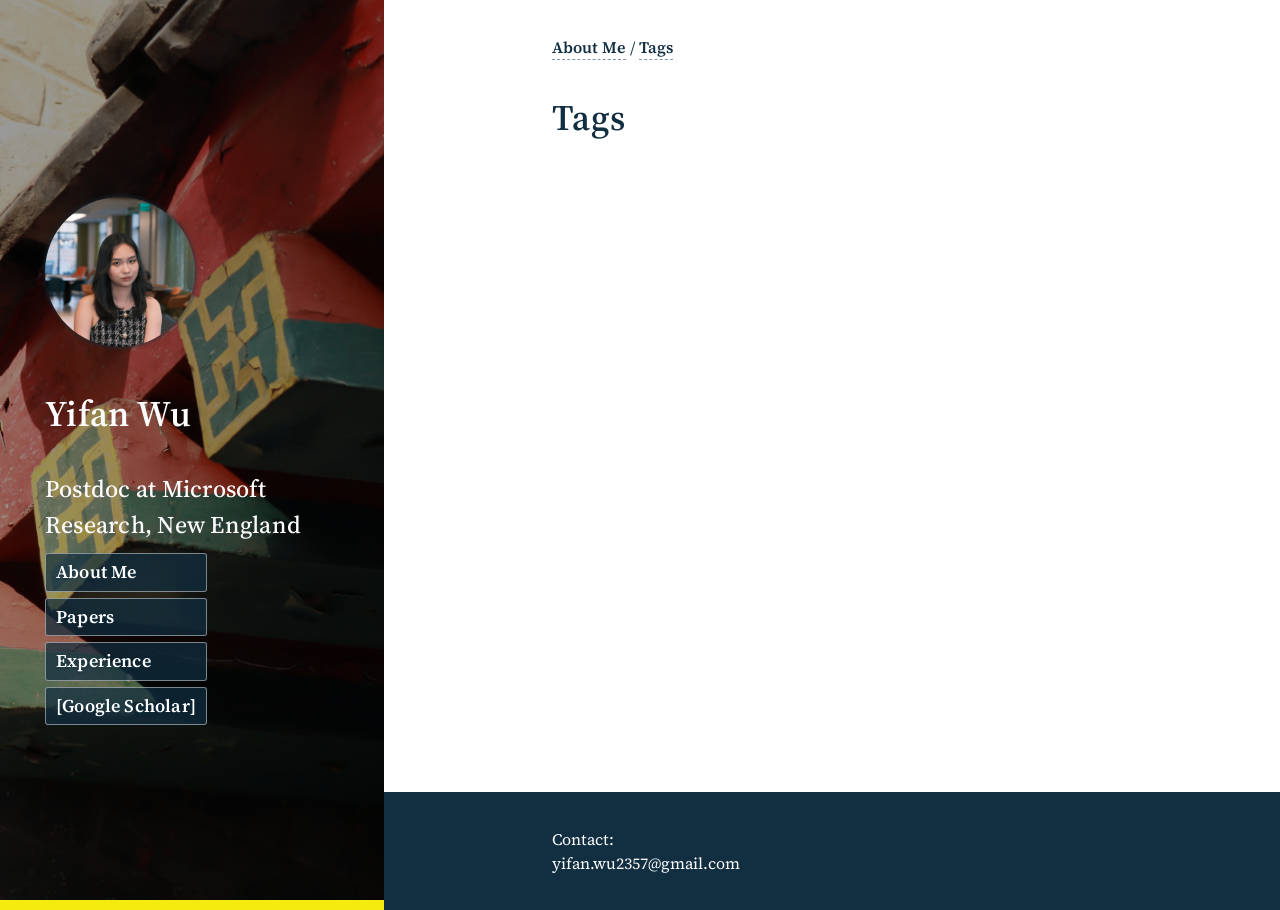
<file: tags/index.html>
<!DOCTYPE html>
<html lang='en'><head>
  <title> - Yifan Wu</title>
  <link rel='canonical' href='/tags/' />
  <meta charset='utf-8'>
<meta name='viewport' content='width=device-width, initial-scale=1' />
<meta name='description' content='' />
<meta name='theme-color' content='#FD3519' />


  <link rel="shortcut icon" href="/images/favicon.ico" type="image/x-icon" />
  <link rel="icon" href="/images/favicon.ico" type="image/x-icon" />


<meta name="generator" content="Hugo 0.101.0" />

  





<link rel="stylesheet" href="/sass/style.min.cf15fa70872897253864b724884605a99587bc195c1d844e6262e09c483b8d6e.css" integrity="sha256-zxX6cIcolyU4ZLckiEYFqZWHvBlcHYROYmLgnEg7jW4=" media="screen">
<link rel="stylesheet" href="/syntax.min.css" integrity="" media="screen">

  <meta property="og:title" content="Tags" />
<meta property="og:description" content="" />
<meta property="og:type" content="website" />
<meta property="og:url" content="/tags/" />


  <meta itemprop="name" content="Tags">
<meta itemprop="description" content="">
</head>
<body>

  <header style="background-image:linear-gradient(
      rgba(0,0,0,0.4),rgba(0,0,0,0.4)
    ),url(&#39;/images/sidebar.jpg&#39;)">

  <div class="intro">
    <div class="logo-container">
      <a href="/">
        <img src='/images/photo.jpg' alt="Profile Categories" class="rounded-logo">
      </a>
    </div>
    <h2>Yifan Wu</h2>
    <h3>Postdoc at Microsoft Research, New England</h3>
    <div class="menu">
      

        
        <p>
            <a href="/">
                About Me
            </a>
        </p>

        
        <p>
            <a href="/papers/">
                Papers
            </a>
        </p>

        
        <p>
            <a href="/experience/">
                Experience
            </a>
        </p>

        
        <p>
            <a href="https://scholar.google.com/citations?user=_aKd3vwAAAAJ&amp;hl=en">
                [Google Scholar]
            </a>
        </p>


      
    </div>

  </div>

  <div class="socials">
      
  </div>

</header>

  <div class="content-wrapper">
    
      <div class="breadcrumb">
  



<span >
  <a href="/">About Me</a>
   / 
</span>


<span  class="active">
  <a href="/tags/">Tags</a>
  
</span>

</div>

    
    <main id="content" class="tags">

  <h1 id="title"> Tags</h1>
  <p></p>
  <ul id="list">
    
  </ul>

    </main>
  </div>
  <footer>
    <div class="footer-wrapper">
      <p>Contact: <br>yifan.wu2357@gmail.com</p>
      
    </div>
  </footer>
  <link href="https://fonts.googleapis.com/css2?family=Source+Serif+4:wght@400;600&display=swap" rel="stylesheet">
  
<script async src="https://www.googletagmanager.com/gtag/js?id=G-VH8P47VWH2"></script>
<script>
var doNotTrack = false;
if (!doNotTrack) {
	window.dataLayer = window.dataLayer || [];
	function gtag(){dataLayer.push(arguments);}
	gtag('js', new Date());
	gtag('config', 'G-VH8P47VWH2', { 'anonymize_ip': false });
}
</script>

</body>
</html>
</file>
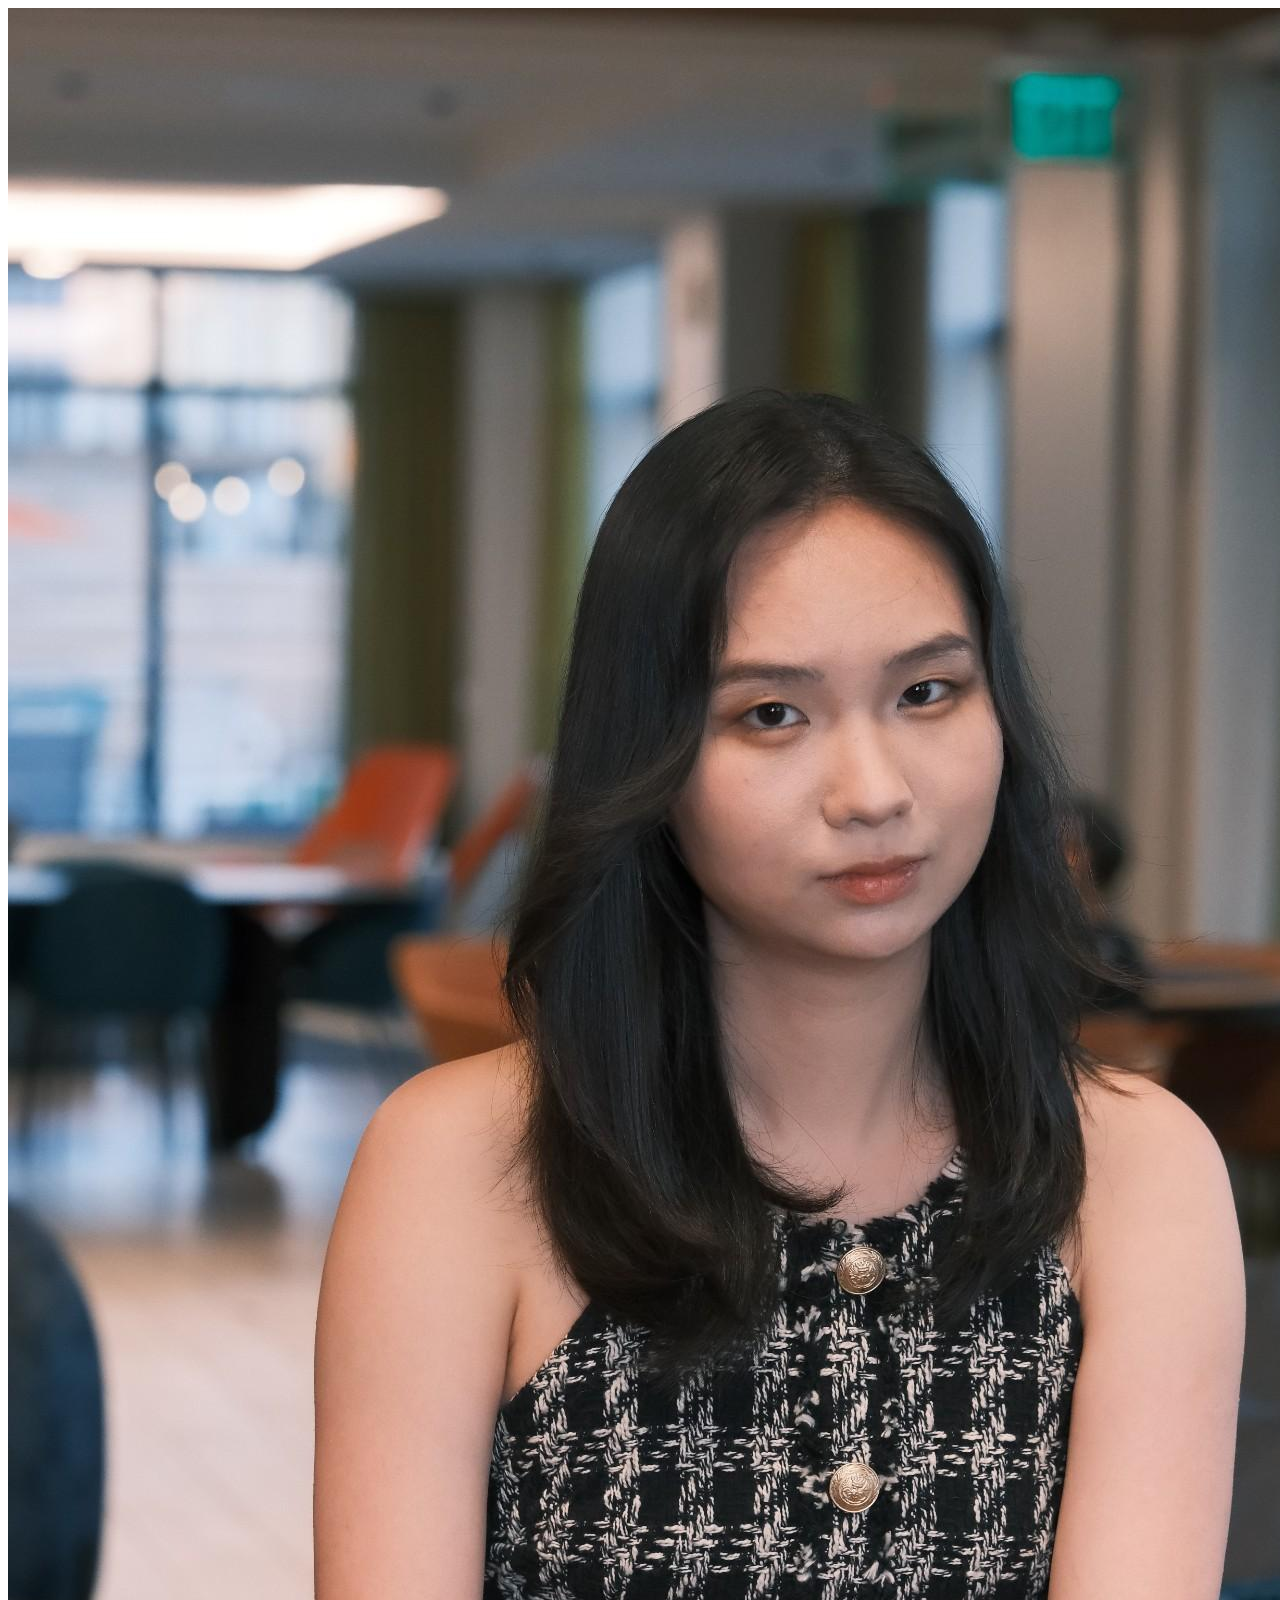
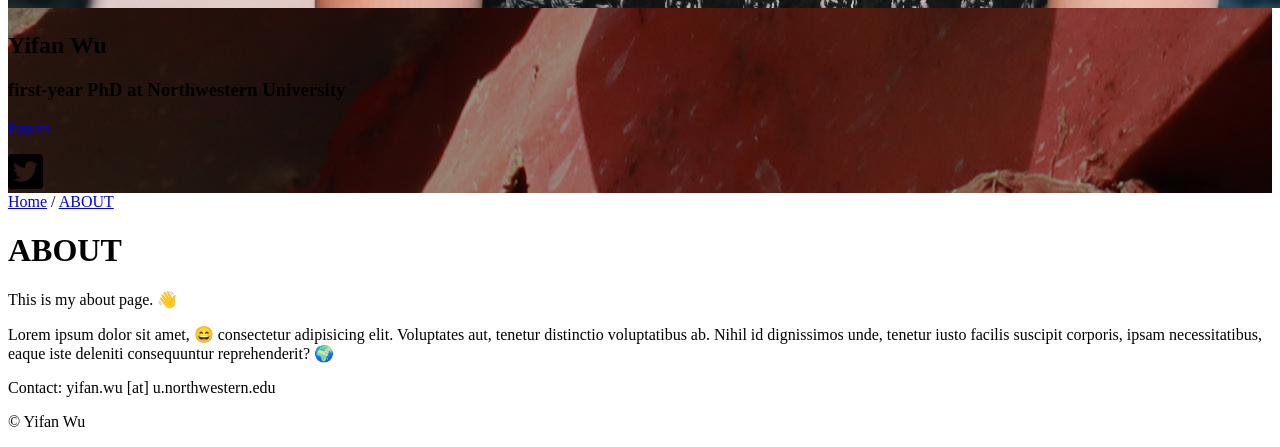
<file: about.html>
<!DOCTYPE html>
<html lang='en'><head>
  <title>ABOUT - Yifan Wu</title>
  <link rel='canonical' href='//yifanwu2014.github.io/about.html' />
  <meta charset='utf-8'>
  <meta name='viewport' content='width=device-width, initial-scale=1' />
  <meta name='description' content='Hey, I&#39;m Edna West' />
  <meta name='theme-color' content='#FD3519' />
  
    <link rel="shortcut icon" href="images/favicon.ico" type="image/x-icon" />
    <link rel="icon" href="images/favicon.ico" type="image/x-icon" />
  

  <meta name="generator" content="Hugo 0.53" />

  





<link rel="stylesheet" href="//yifanwu2014.github.io/sass/style.min.cf2eeff825d4dbc673ce0b82d270d9fc32d34973a7d5cd079e0dcf4fe3e77515.css" integrity="sha256-zy7v&#43;CXU28ZzzguC0nDZ/DLTSXOn1c0Hng3PT&#43;PndRU=" media="screen">
<link rel="stylesheet" href="//yifanwu2014.github.io/syntax.min.css" integrity="" media="screen">

  <meta property="og:title" content="ABOUT" />
<meta property="og:description" content="Hey, I&#39;m Edna West" />
<meta property="og:type" content="website" />
<meta property="og:url" content="//yifanwu2014.github.io/about.html" />
<meta property="og:image" content="//yifanwu2014.github.io/images/sample.jpg" />


  
<meta itemprop="name" content="ABOUT">
<meta itemprop="description" content="Hey, I&#39;m Edna West">


</head>
<body>

  <header style="background-image:linear-gradient(
      rgba(0,0,0,0.4),rgba(0,0,0,0.4)
    ),url(&#39;//yifanwu2014.github.io/images/sidebar.jpg&#39;)">

  <div class="intro">
    <div class="logo-container">
      <a href="/">
        <img src='//yifanwu2014.github.io/images/photo.jpg' alt="Profile Home" class="rounded-logo">
      </a>
    </div>
    <h2>Yifan Wu</h2>
    <h3>first-year PhD at Northwestern University</h3>
    <div class="menu">
      

        <p>
            <a href="/papers/">
                Papers
            </a>
        </p>

      
    </div>

  </div>

  <div class="socials">
      
  
    <a href="https://twitter.com/yifanwupku" class="social-link" target="_blank" rel="noopener" ><div class="icon">
  <svg width="35px" height="35px" viewBox="0 0 115 115" xmlns="http://www.w3.org/2000/svg" aria-hidden="true" role="img">
  
  <path d="M102.679 0H12.32C5.52 0 0 5.519 0 12.321v90.358C0 109.48 5.519 115 12.321 115h90.358c6.802 0 12.321-5.519 12.321-12.321V12.32C115 5.52 109.481 0 102.679 0zM90.126 40.763c.051.72.051 1.464.051 2.182 0 22.256-16.942 47.9-47.9 47.9-9.548 0-18.404-2.772-25.848-7.547 1.36.154 2.67.205 4.055.205 7.881 0 15.12-2.67 20.895-7.187-7.392-.154-13.604-5.006-15.735-11.68 2.593.385 4.929.385 7.598-.308a16.837 16.837 0 0 1-13.476-16.531v-.205a16.824 16.824 0 0 0 7.598 2.13 16.8 16.8 0 0 1-7.496-14.016c0-3.131.822-6.006 2.285-8.496a47.803 47.803 0 0 0 34.705 17.61c-2.387-11.424 6.161-20.69 16.429-20.69 4.851 0 9.215 2.027 12.296 5.313a32.99 32.99 0 0 0 10.678-4.056 16.792 16.792 0 0 1-7.393 9.267c3.389-.36 6.674-1.31 9.703-2.618a35.437 35.437 0 0 1-8.445 8.727z"/>
  
  </svg>
</div>
</a>
  

  </div>

</header>

  <div class="content-wrapper">
    
      <div class="breadcrumb">
  



<span >
  <a href="//yifanwu2014.github.io/">Home</a>
   / 
</span>


<span  class="active">
  <a href="//yifanwu2014.github.io/about.html">ABOUT</a>
  
</span>

</div>

    
    <main id="content" class="about">

  <h1 id="title"> ABOUT</h1>
  <p><p>This is my about page. 👋</p>

<p>Lorem ipsum dolor sit amet, 😄 consectetur adipisicing elit. Voluptates aut, tenetur distinctio voluptatibus ab. Nihil id dignissimos unde, tenetur iusto facilis suscipit corporis, ipsam necessitatibus, eaque iste deleniti consequuntur reprehenderit? 🌍</p>
</p>
  <ul id="list">
    
  </ul>

    </main>
  </div>
  <footer>
    <div class="footer-wrapper">
      <p>Contact: yifan.wu [at] u.northwestern.edu</p>
      
      <p>© Yifan Wu</p>
    </div>
  </footer>
  <link href="https://fonts.googleapis.com/css?family=Montserrat:500,600|Raleway:400,400i,600" rel="stylesheet">
  
</body>
</html>
</file>
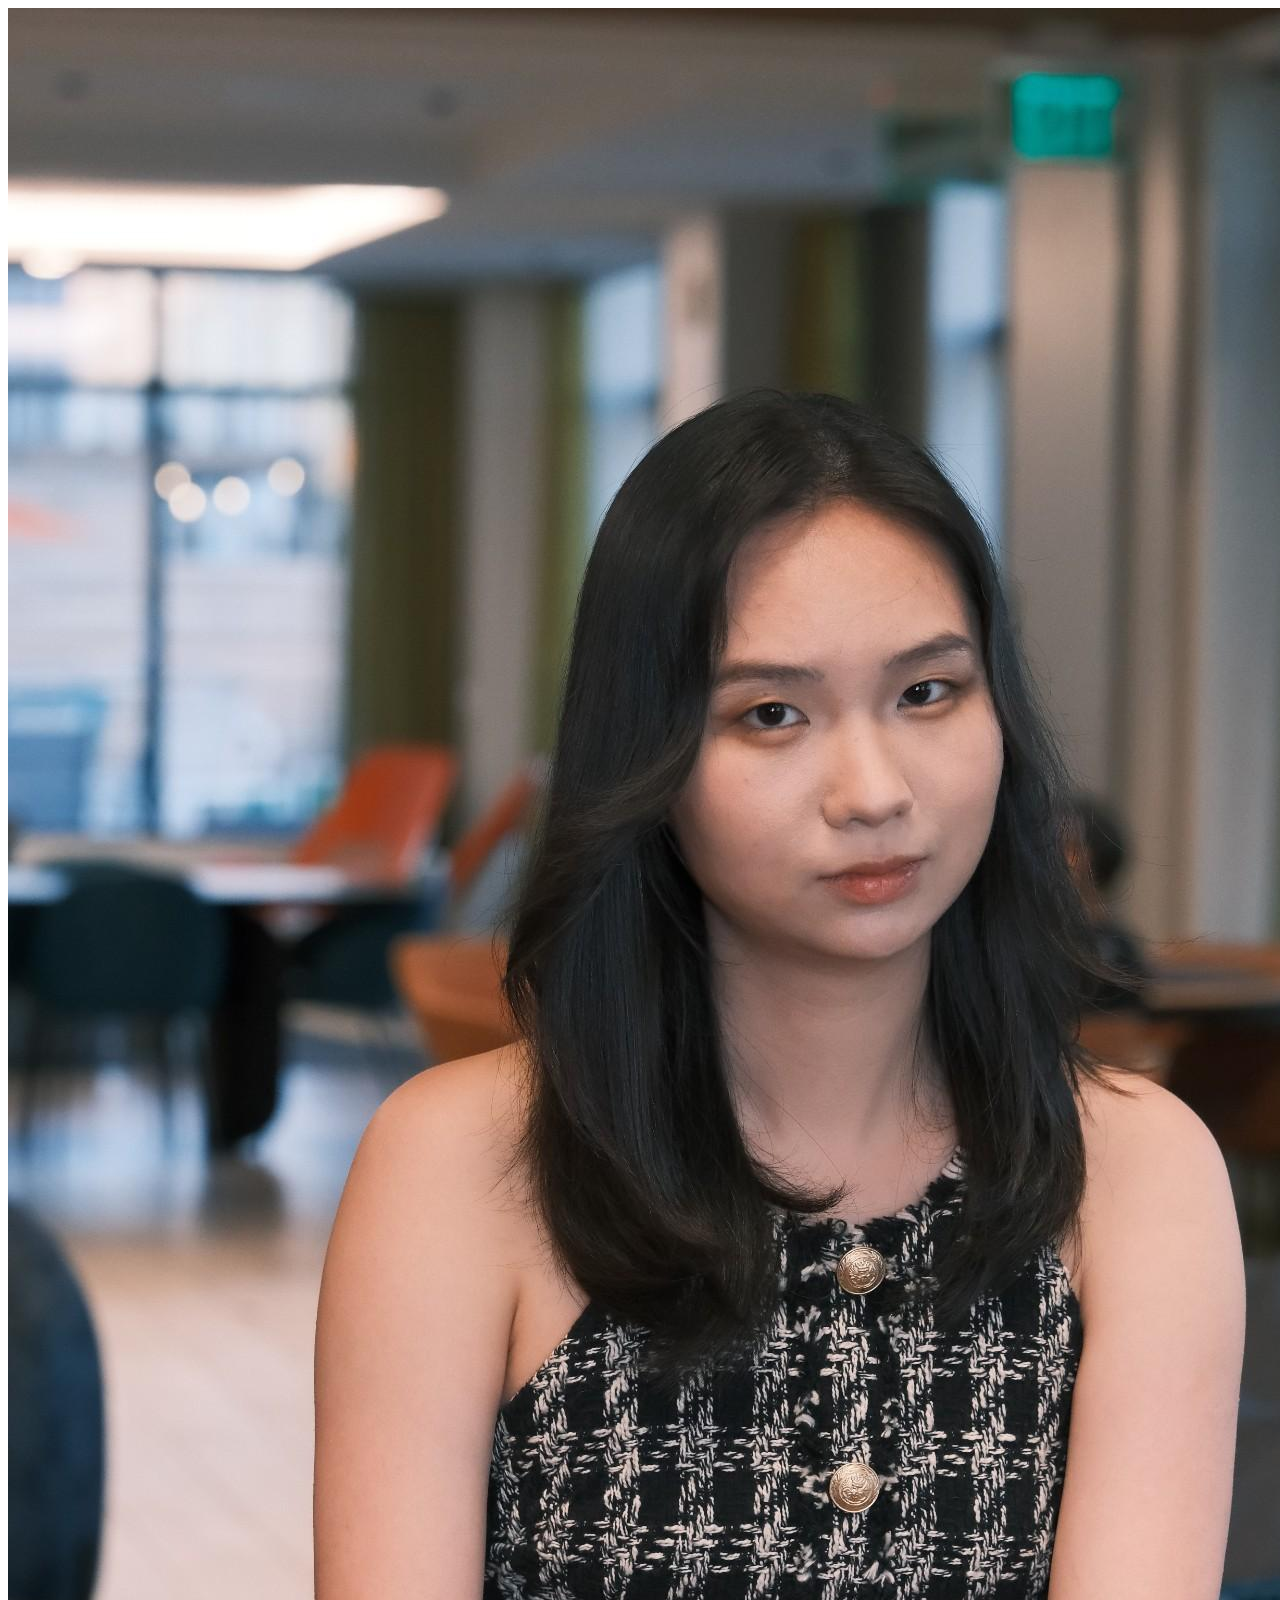
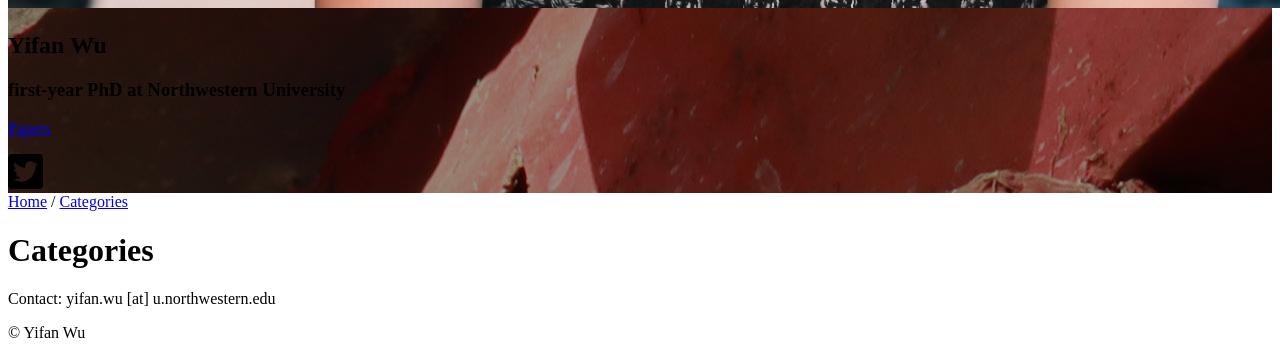
<file: categories.html>
<!DOCTYPE html>
<html lang='en'><head>
  <title> - Yifan Wu</title>
  <link rel='canonical' href='//yifanwu2014.github.io/categories.html' />
  <meta charset='utf-8'>
  <meta name='viewport' content='width=device-width, initial-scale=1' />
  <meta name='description' content='' />
  <meta name='theme-color' content='#FD3519' />
  
    <link rel="shortcut icon" href="images/favicon.ico" type="image/x-icon" />
    <link rel="icon" href="images/favicon.ico" type="image/x-icon" />
  

  <meta name="generator" content="Hugo 0.53" />

  





<link rel="stylesheet" href="//yifanwu2014.github.io/sass/style.min.cf2eeff825d4dbc673ce0b82d270d9fc32d34973a7d5cd079e0dcf4fe3e77515.css" integrity="sha256-zy7v&#43;CXU28ZzzguC0nDZ/DLTSXOn1c0Hng3PT&#43;PndRU=" media="screen">
<link rel="stylesheet" href="//yifanwu2014.github.io/syntax.min.css" integrity="" media="screen">

  <meta property="og:title" content="Categories" />
<meta property="og:description" content="" />
<meta property="og:type" content="website" />
<meta property="og:url" content="//yifanwu2014.github.io/categories.html" />

  
<meta itemprop="name" content="Categories">
<meta itemprop="description" content="">


</head>
<body>

  <header style="background-image:linear-gradient(
      rgba(0,0,0,0.4),rgba(0,0,0,0.4)
    ),url(&#39;//yifanwu2014.github.io/images/sidebar.jpg&#39;)">

  <div class="intro">
    <div class="logo-container">
      <a href="/">
        <img src='//yifanwu2014.github.io/images/photo.jpg' alt="Profile Home" class="rounded-logo">
      </a>
    </div>
    <h2>Yifan Wu</h2>
    <h3>first-year PhD at Northwestern University</h3>
    <div class="menu">
      

        <p>
            <a href="/papers/">
                Papers
            </a>
        </p>

      
    </div>

  </div>

  <div class="socials">
      
  
    <a href="https://twitter.com/yifanwupku" class="social-link" target="_blank" rel="noopener" ><div class="icon">
  <svg width="35px" height="35px" viewBox="0 0 115 115" xmlns="http://www.w3.org/2000/svg" aria-hidden="true" role="img">
  
  <path d="M102.679 0H12.32C5.52 0 0 5.519 0 12.321v90.358C0 109.48 5.519 115 12.321 115h90.358c6.802 0 12.321-5.519 12.321-12.321V12.32C115 5.52 109.481 0 102.679 0zM90.126 40.763c.051.72.051 1.464.051 2.182 0 22.256-16.942 47.9-47.9 47.9-9.548 0-18.404-2.772-25.848-7.547 1.36.154 2.67.205 4.055.205 7.881 0 15.12-2.67 20.895-7.187-7.392-.154-13.604-5.006-15.735-11.68 2.593.385 4.929.385 7.598-.308a16.837 16.837 0 0 1-13.476-16.531v-.205a16.824 16.824 0 0 0 7.598 2.13 16.8 16.8 0 0 1-7.496-14.016c0-3.131.822-6.006 2.285-8.496a47.803 47.803 0 0 0 34.705 17.61c-2.387-11.424 6.161-20.69 16.429-20.69 4.851 0 9.215 2.027 12.296 5.313a32.99 32.99 0 0 0 10.678-4.056 16.792 16.792 0 0 1-7.393 9.267c3.389-.36 6.674-1.31 9.703-2.618a35.437 35.437 0 0 1-8.445 8.727z"/>
  
  </svg>
</div>
</a>
  

  </div>

</header>

  <div class="content-wrapper">
    
      <div class="breadcrumb">
  



<span >
  <a href="//yifanwu2014.github.io/">Home</a>
   / 
</span>


<span  class="active">
  <a href="//yifanwu2014.github.io/categories.html">Categories</a>
  
</span>

</div>

    
    <main id="content" class="categories">

  <h1 id="title"> Categories</h1>
  <p></p>
  <ul id="list">
    
  </ul>

    </main>
  </div>
  <footer>
    <div class="footer-wrapper">
      <p>Contact: yifan.wu [at] u.northwestern.edu</p>
      
      <p>© Yifan Wu</p>
    </div>
  </footer>
  <link href="https://fonts.googleapis.com/css?family=Montserrat:500,600|Raleway:400,400i,600" rel="stylesheet">
  
</body>
</html>
</file>
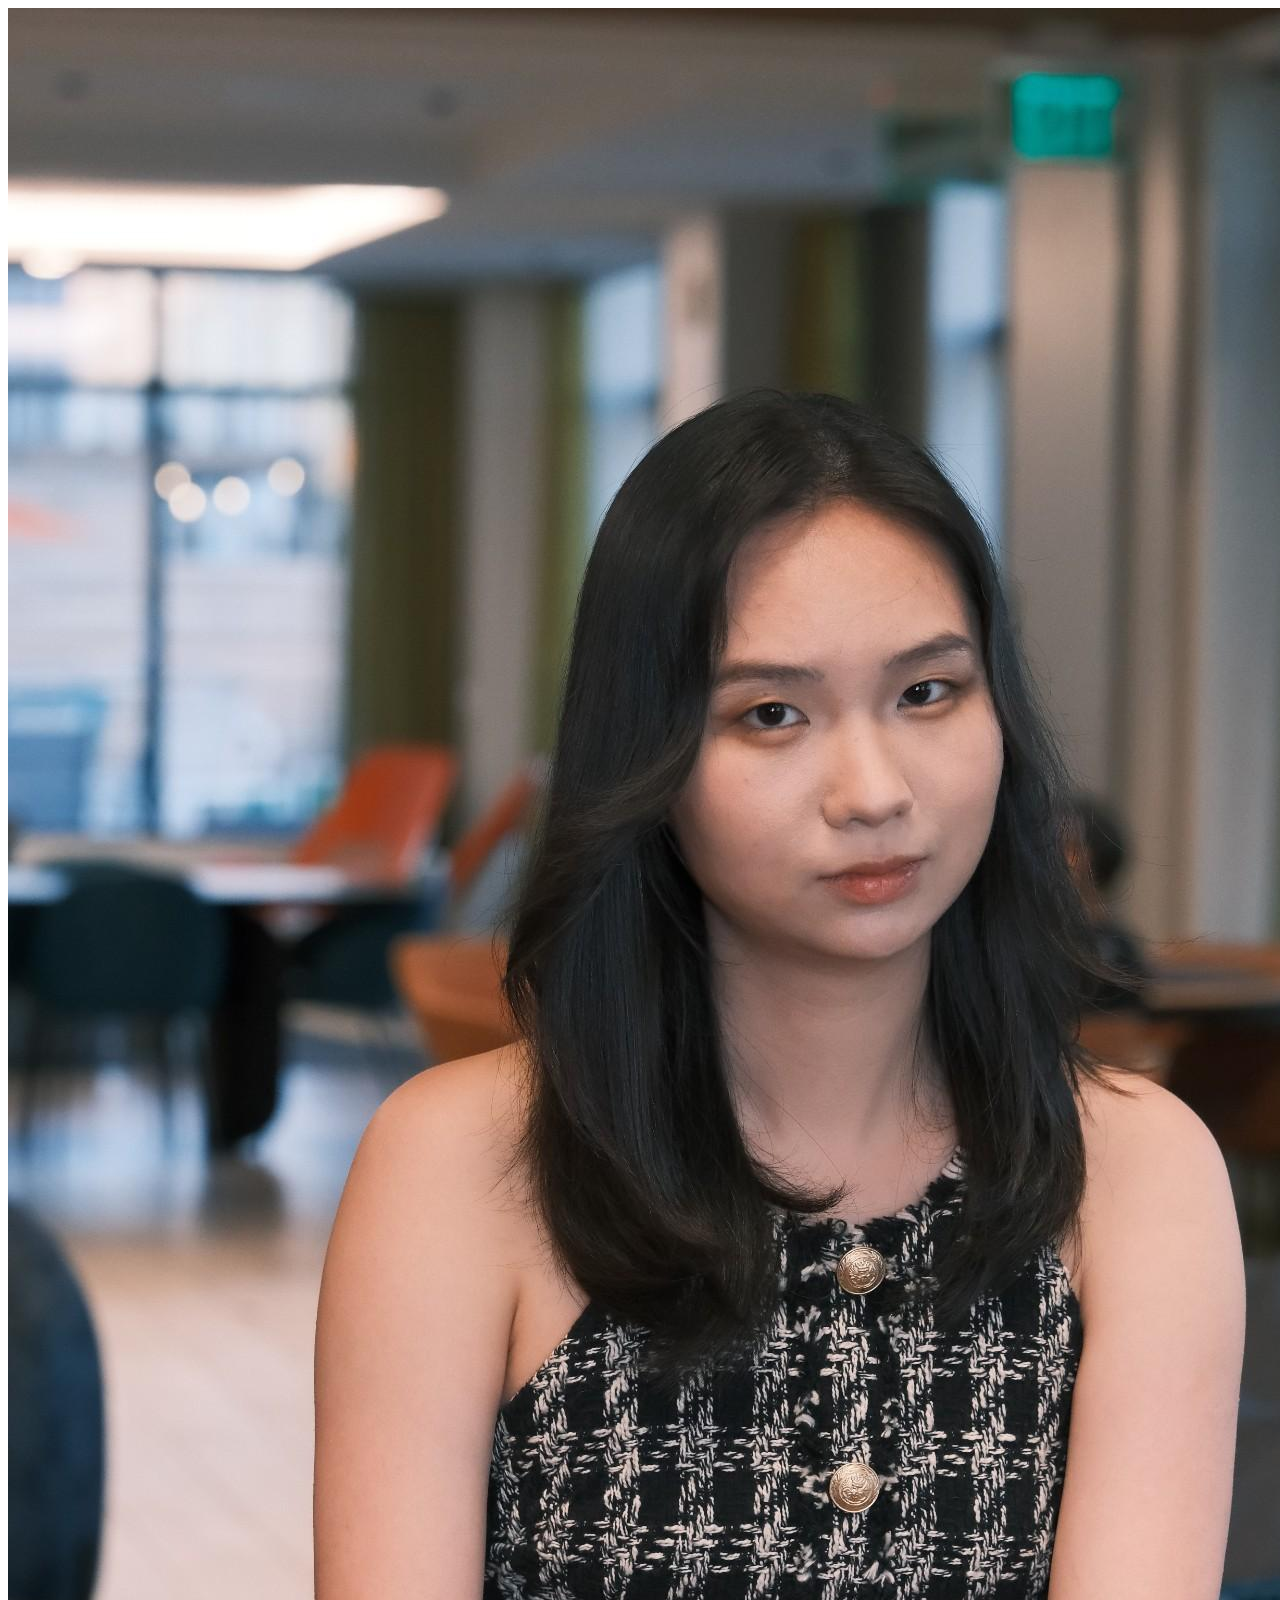
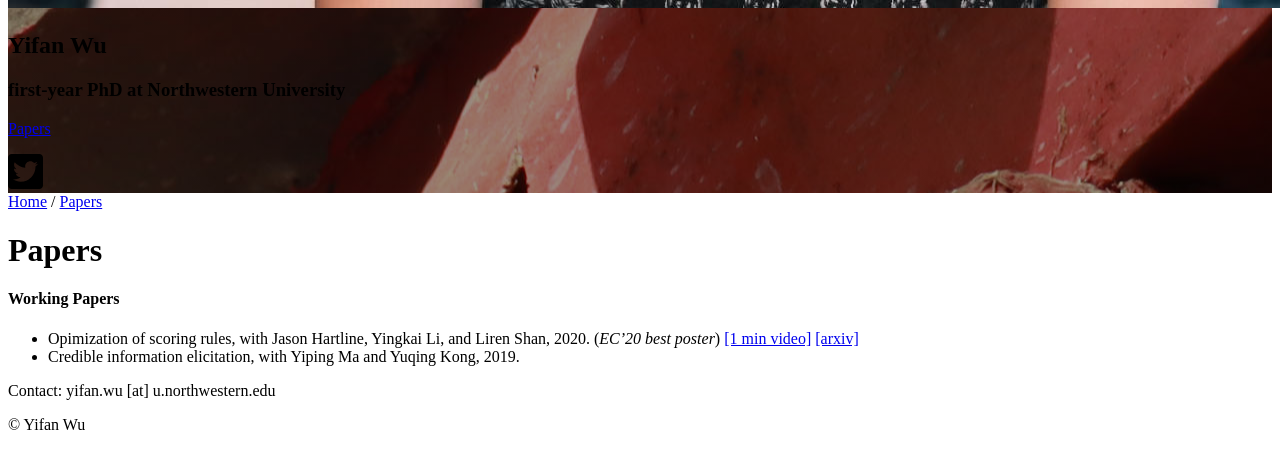
<file: papers.html>
<!DOCTYPE html>
<html lang='en'><head>
  <title>Papers - Yifan Wu</title>
  <link rel='canonical' href='//yifanwu2014.github.io/papers.html' />
  <meta charset='utf-8'>
  <meta name='viewport' content='width=device-width, initial-scale=1' />
  <meta name='description' content='' />
  <meta name='theme-color' content='#FD3519' />
  
    <link rel="shortcut icon" href="images/favicon.ico" type="image/x-icon" />
    <link rel="icon" href="images/favicon.ico" type="image/x-icon" />
  

  <meta name="generator" content="Hugo 0.53" />

  





<link rel="stylesheet" href="//yifanwu2014.github.io/sass/style.min.cf2eeff825d4dbc673ce0b82d270d9fc32d34973a7d5cd079e0dcf4fe3e77515.css" integrity="sha256-zy7v&#43;CXU28ZzzguC0nDZ/DLTSXOn1c0Hng3PT&#43;PndRU=" media="screen">
<link rel="stylesheet" href="//yifanwu2014.github.io/syntax.min.css" integrity="" media="screen">

  <meta property="og:title" content="Papers" />
<meta property="og:description" content="" />
<meta property="og:type" content="website" />
<meta property="og:url" content="//yifanwu2014.github.io/papers.html" />

  
<meta itemprop="name" content="Papers">
<meta itemprop="description" content="">


</head>
<body>

  <header style="background-image:linear-gradient(
      rgba(0,0,0,0.4),rgba(0,0,0,0.4)
    ),url(&#39;//yifanwu2014.github.io/images/sidebar.jpg&#39;)">

  <div class="intro">
    <div class="logo-container">
      <a href="/">
        <img src='//yifanwu2014.github.io/images/photo.jpg' alt="Profile Home" class="rounded-logo">
      </a>
    </div>
    <h2>Yifan Wu</h2>
    <h3>first-year PhD at Northwestern University</h3>
    <div class="menu">
      

        <p>
            <a href="/papers/">
                Papers
            </a>
        </p>

      
    </div>

  </div>

  <div class="socials">
      
  
    <a href="https://twitter.com/yifanwupku" class="social-link" target="_blank" rel="noopener" ><div class="icon">
  <svg width="35px" height="35px" viewBox="0 0 115 115" xmlns="http://www.w3.org/2000/svg" aria-hidden="true" role="img">
  
  <path d="M102.679 0H12.32C5.52 0 0 5.519 0 12.321v90.358C0 109.48 5.519 115 12.321 115h90.358c6.802 0 12.321-5.519 12.321-12.321V12.32C115 5.52 109.481 0 102.679 0zM90.126 40.763c.051.72.051 1.464.051 2.182 0 22.256-16.942 47.9-47.9 47.9-9.548 0-18.404-2.772-25.848-7.547 1.36.154 2.67.205 4.055.205 7.881 0 15.12-2.67 20.895-7.187-7.392-.154-13.604-5.006-15.735-11.68 2.593.385 4.929.385 7.598-.308a16.837 16.837 0 0 1-13.476-16.531v-.205a16.824 16.824 0 0 0 7.598 2.13 16.8 16.8 0 0 1-7.496-14.016c0-3.131.822-6.006 2.285-8.496a47.803 47.803 0 0 0 34.705 17.61c-2.387-11.424 6.161-20.69 16.429-20.69 4.851 0 9.215 2.027 12.296 5.313a32.99 32.99 0 0 0 10.678-4.056 16.792 16.792 0 0 1-7.393 9.267c3.389-.36 6.674-1.31 9.703-2.618a35.437 35.437 0 0 1-8.445 8.727z"/>
  
  </svg>
</div>
</a>
  

  </div>

</header>

  <div class="content-wrapper">
    
      <div class="breadcrumb">
  



<span >
  <a href="//yifanwu2014.github.io/">Home</a>
   / 
</span>


<span  class="active">
  <a href="//yifanwu2014.github.io/papers.html">Papers</a>
  
</span>

</div>

    
    <main id="content" class="papers">

  <h1 id="title"> Papers</h1>
  <p>

<h4 id="working-papers">Working Papers</h4>

<ul>
<li>Opimization of scoring rules, with Jason Hartline, Yingkai Li, and Liren Shan, 2020. (<em>EC&rsquo;20 best poster</em>) <a href="https://youtu.be/DdutJtMr9jc" target="_blank">[1 min video]</a> <a href="https://arxiv.org/abs/2007.02905" target="_blank">[arxiv]</a></li>
<li>Credible information elicitation, with Yiping Ma and Yuqing Kong, 2019.</li>
</ul>
</p>
  <ul id="list">
    
  </ul>

    </main>
  </div>
  <footer>
    <div class="footer-wrapper">
      <p>Contact: yifan.wu [at] u.northwestern.edu</p>
      
      <p>© Yifan Wu</p>
    </div>
  </footer>
  <link href="https://fonts.googleapis.com/css?family=Montserrat:500,600|Raleway:400,400i,600" rel="stylesheet">
  
</body>
</html>
</file>
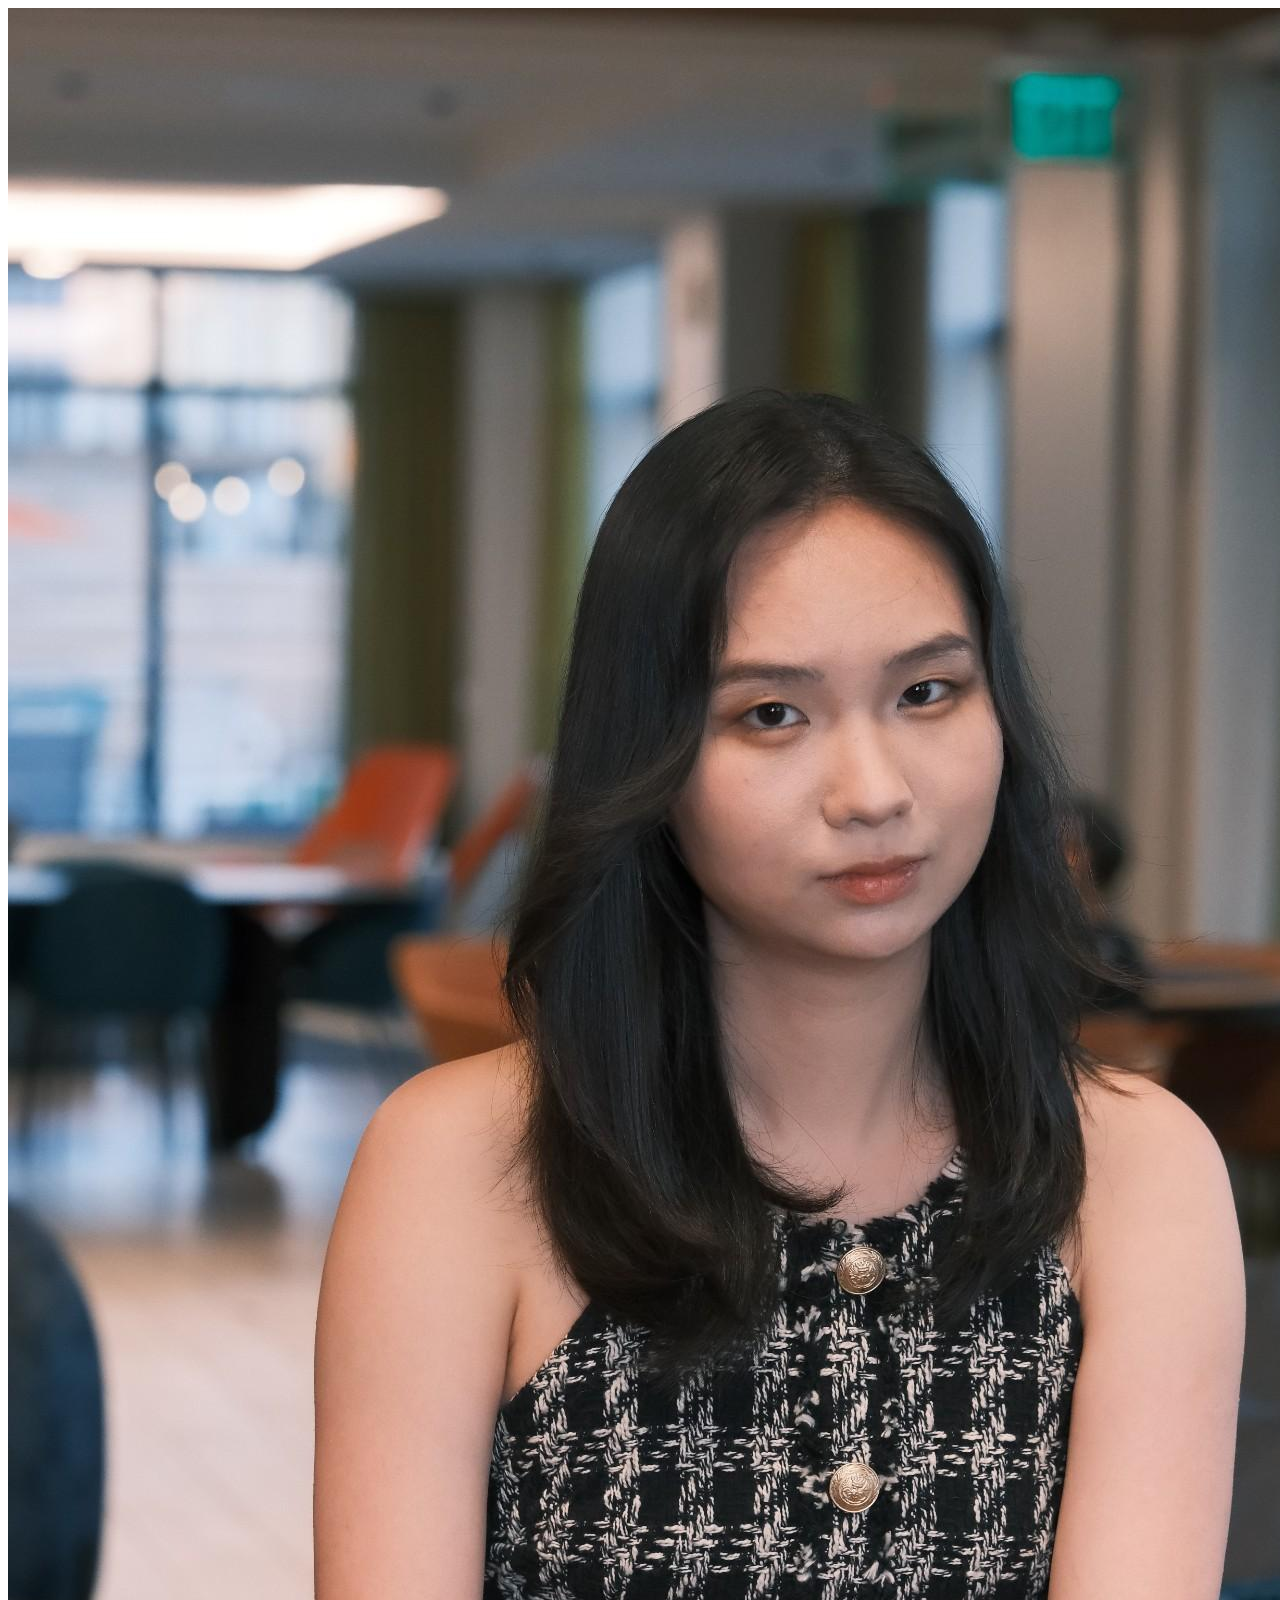
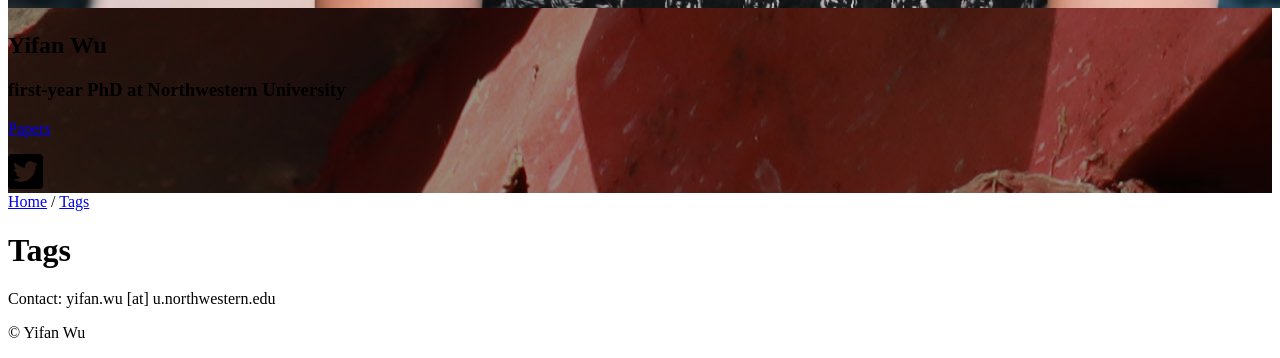
<file: tags.html>
<!DOCTYPE html>
<html lang='en'><head>
  <title> - Yifan Wu</title>
  <link rel='canonical' href='//yifanwu2014.github.io/tags.html' />
  <meta charset='utf-8'>
  <meta name='viewport' content='width=device-width, initial-scale=1' />
  <meta name='description' content='' />
  <meta name='theme-color' content='#FD3519' />
  
    <link rel="shortcut icon" href="images/favicon.ico" type="image/x-icon" />
    <link rel="icon" href="images/favicon.ico" type="image/x-icon" />
  

  <meta name="generator" content="Hugo 0.53" />

  





<link rel="stylesheet" href="//yifanwu2014.github.io/sass/style.min.cf2eeff825d4dbc673ce0b82d270d9fc32d34973a7d5cd079e0dcf4fe3e77515.css" integrity="sha256-zy7v&#43;CXU28ZzzguC0nDZ/DLTSXOn1c0Hng3PT&#43;PndRU=" media="screen">
<link rel="stylesheet" href="//yifanwu2014.github.io/syntax.min.css" integrity="" media="screen">

  <meta property="og:title" content="Tags" />
<meta property="og:description" content="" />
<meta property="og:type" content="website" />
<meta property="og:url" content="//yifanwu2014.github.io/tags.html" />

  
<meta itemprop="name" content="Tags">
<meta itemprop="description" content="">


</head>
<body>

  <header style="background-image:linear-gradient(
      rgba(0,0,0,0.4),rgba(0,0,0,0.4)
    ),url(&#39;//yifanwu2014.github.io/images/sidebar.jpg&#39;)">

  <div class="intro">
    <div class="logo-container">
      <a href="/">
        <img src='//yifanwu2014.github.io/images/photo.jpg' alt="Profile Home" class="rounded-logo">
      </a>
    </div>
    <h2>Yifan Wu</h2>
    <h3>first-year PhD at Northwestern University</h3>
    <div class="menu">
      

        <p>
            <a href="/papers/">
                Papers
            </a>
        </p>

      
    </div>

  </div>

  <div class="socials">
      
  
    <a href="https://twitter.com/yifanwupku" class="social-link" target="_blank" rel="noopener" ><div class="icon">
  <svg width="35px" height="35px" viewBox="0 0 115 115" xmlns="http://www.w3.org/2000/svg" aria-hidden="true" role="img">
  
  <path d="M102.679 0H12.32C5.52 0 0 5.519 0 12.321v90.358C0 109.48 5.519 115 12.321 115h90.358c6.802 0 12.321-5.519 12.321-12.321V12.32C115 5.52 109.481 0 102.679 0zM90.126 40.763c.051.72.051 1.464.051 2.182 0 22.256-16.942 47.9-47.9 47.9-9.548 0-18.404-2.772-25.848-7.547 1.36.154 2.67.205 4.055.205 7.881 0 15.12-2.67 20.895-7.187-7.392-.154-13.604-5.006-15.735-11.68 2.593.385 4.929.385 7.598-.308a16.837 16.837 0 0 1-13.476-16.531v-.205a16.824 16.824 0 0 0 7.598 2.13 16.8 16.8 0 0 1-7.496-14.016c0-3.131.822-6.006 2.285-8.496a47.803 47.803 0 0 0 34.705 17.61c-2.387-11.424 6.161-20.69 16.429-20.69 4.851 0 9.215 2.027 12.296 5.313a32.99 32.99 0 0 0 10.678-4.056 16.792 16.792 0 0 1-7.393 9.267c3.389-.36 6.674-1.31 9.703-2.618a35.437 35.437 0 0 1-8.445 8.727z"/>
  
  </svg>
</div>
</a>
  

  </div>

</header>

  <div class="content-wrapper">
    
      <div class="breadcrumb">
  



<span >
  <a href="//yifanwu2014.github.io/">Home</a>
   / 
</span>


<span  class="active">
  <a href="//yifanwu2014.github.io/tags.html">Tags</a>
  
</span>

</div>

    
    <main id="content" class="tags">

  <h1 id="title"> Tags</h1>
  <p></p>
  <ul id="list">
    
  </ul>

    </main>
  </div>
  <footer>
    <div class="footer-wrapper">
      <p>Contact: yifan.wu [at] u.northwestern.edu</p>
      
      <p>© Yifan Wu</p>
    </div>
  </footer>
  <link href="https://fonts.googleapis.com/css?family=Montserrat:500,600|Raleway:400,400i,600" rel="stylesheet">
  
</body>
</html>
</file>
<file: sass/style.min.cf15fa70872897253864b724884605a99587bc195c1d844e6262e09c483b8d6e.css>
@charset "UTF-8";*{box-sizing:border-box}html{background-color:#f6eb0f}body{background-color:#fff;margin:0;min-height:100%;font-family:"source serif 4",Georgia,serif;color:#112f41;font-size:16px}@media(max-width:767px){body{line-height:1.7em}}ul{margin-top:-15px}li{line-height:1.5em}p::selection{background-color:#eaedf0;color:#364049}p{display:block;font-weight:400;font-size:1em;margin-top:0;margin-bottom:15px;line-height:1.5em;text-align:left}h1,h2,h3,h4,h5{font-family:"source serif 4",Georgia,serif;letter-spacing:.01em;margin-bottom:10px;margin-top:30px;line-height:1.5em}h1{font-size:36px;font-weight:600}h2{font-size:30px;font-weight:600}h3{font-size:24px;font-weight:500}h4{font-size:20px;font-weight:500}blockquote{margin:0 5px;font-size:1em;line-height:1.5em;text-align:left;font-style:italic}blockquote:before{font-family:Georgia,serif;content:'\201C';position:absolute;top:.15em;left:-.18em;color:#dce0e5;font-size:7em;z-index:-1;font-style:italic}header,#content{height:100%}figure{margin:0}figure img{margin-bottom:6px!important}figure figcaption p{font-size:14px;text-align:center}header{width:30%;background-size:cover;background-position:50% 0;position:fixed;color:#fcfcfd}header h2{font-size:36px;font-weight:600}header .menu{text-align:left}header .menu p{margin-bottom:0}header .socials{padding:35px 45px;bottom:0;position:fixed;border:0;max-width:30%}header .socials .social-link a svg,header .socials a:visited svg,header .socials a:focus svg,header .socials a:active svg{fill:#fff}header .socials .social-link a:focus svg,header .socials a:active svg,header .socials a:hover svg{-webkit-transition:fill .7s;-moz-transition:fill .7s;-ms-transition:fill .7s;-o-transition:fill .7s;transition:fill .7s;fill:#b9c2cb}header a,header a:link,header a:visited{color:#fff;border-bottom:0;font-weight:400;-webkit-transition:all .25s;-moz-transition:all .25s;-ms-transition:all .25s;-o-transition:all .25s;transition:all .25s;line-height:1.9em}header a:not(.social-link),header a:link:not(.social-link),header a:visited:not(.social-link){border-bottom:#fcfcfd 1px dashed}header a:hover,header a:focus,header a:active{color:#fd3519}header a:hover:not(.social-link),header a:focus:not(.social-link),header a:active:not(.social-link){font-weight:600;border-bottom:#fcfcfd 1px dashed}header .intro{padding:35px 45px;position:absolute;bottom:140px}header .rounded-logo{width:150px;height:150px;border-radius:50%;margin-bottom:40px;display:block;box-shadow:0 0 5px #112F41}@media(min-width:768px) and (max-width:1023px){header{width:40%}header .intro{bottom:150px}header .socials{max-width:40%}}@media(max-width:767px){header{position:relative;width:100%;background:#112f41!important;display:block;height:auto}header p{padding-top:10px}header .socials{padding:0 45px 35px;position:relative;max-width:inherit}header .rounded-logo{text-align:center;margin:0 auto}header .intro{bottom:inherit;display:block;position:relative}}#content,.breadcrumb{max-width:35em;margin:0 auto;display:block}a{line-height:1.6em}a,a:visited,a:link{text-decoration:none;color:inherit;font-weight:600;border-bottom:#8494a4 1px dashed;padding-bottom:1px;-webkit-transition:all .2s;-moz-transition:all .2s;-ms-transition:all .2s;-o-transition:all .2s;transition:all .2s}a svg,a:visited svg,a:link svg{fill:inherit;-webkit-transition:all .2s;-moz-transition:all .2s;-ms-transition:all .2s;-o-transition:all .2s;transition:all .2s}a:hover,a:focus,a:active{color:#fd3519;text-decoration:none;font-weight:600;border-bottom:#8494a4 1px dashed;padding-bottom:1px}a:hover svg,a:focus svg,a:active svg{fill:#fd3519}.content-wrapper{padding:35px 45px;position:static;width:70%;margin-left:30%;float:none;clear:none;display:block;min-height:88vh}@media(min-width:768px) and (max-width:1023px){.content-wrapper{width:60%;margin-left:40%}}@media(max-width:767px){.content-wrapper{position:relative;width:100%;margin-left:0}}footer{position:absolute;width:70%;left:30%;background-color:#112f41;color:#fcfcfd;padding:35px 45px}footer .footer-wrapper{max-width:35em;margin:0 auto;display:block}@media(min-width:768px) and (max-width:1023px){footer{width:60%;left:40%}}@media(max-width:767px){footer{position:relative;width:100%;left:0}}footer p{margin-bottom:0}img.gopher{margin:0 auto 30px!important;max-width:200px}.small{font-size:13px}.active{font-weight:500}.paper-note{color:#fd3519;font-weight:600}.news-box{margin:30px 0;padding:15px 20px;background:#fcfcfd;border:1px solid #eaedf0;border-left:5px solid #112f41;border-radius:6px}.news-box h3{line-height:1.25em;margin-top:0;margin-bottom:5px}.news-box p{line-height:1.3em;margin-bottom:7.5px}.news-box ul{margin-top:0;margin-bottom:0}.news-box li{line-height:1.3em;margin-bottom:5px}.news-box li:last-child{margin-bottom:0}.news-box--scrollable{max-height:18em;overflow-y:auto;overscroll-behavior:contain;scrollbar-gutter:stable}.news-box--scrollable:focus-visible{outline:2px solid #fd3519;outline-offset:2px}#content .icon,header .icon{margin-right:5px;display:inline-block}#content .icon svg,header .icon svg{width:auto}header .icon{fill:#fff;margin-right:10px}header .menu{display:grid;gap:6px;margin-top:10px;max-width:100%;width:max-content}header .menu p{margin:0}header .menu a,header .menu a:link,header .menu a:visited{display:block;padding:7px 10px;background:rgba(17,47,65,.72);border:1px solid rgba(255,255,255,.45);border-radius:3px;color:#fff;font-size:18px;font-weight:600;letter-spacing:.01em;line-height:1.25;text-shadow:0 1px 2px rgba(17,47,65,.85)}header .menu a:hover,header .menu a:focus,header .menu a:active{background:#fcfcfd;border-color:#f6eb0f;color:#112f41;text-shadow:none}#content .icon{fill:#112f41}#content:not(.portfolio) img{width:110%;display:block;margin:0 -5%}.published-date,.reading-time{display:inline-block;margin-bottom:20px}.reading-time{margin-right:20px}.img-caption{margin-bottom:5px!important}.portfolio img{max-width:100%;margin-bottom:30px;box-shadow:0 0 5px #112F41}.portfolio .rounded-img{width:150px;height:150px;border-radius:50%}.portfolio .testimonial-list{margin:0 auto;display:flex}.portfolio .testimonial-list .testimonial-container{display:inline-block;text-align:center}.portfolio .testimonial-list .testimonial-container .testimonial-name,.portfolio .testimonial-list .testimonial-container .testimonial-role{text-align:center;font-weight:600;font-size:18px;margin-top:-20px}.portfolio .testimonial-list .testimonial-container .testimonial-role{font-weight:400}.portfolio .testimonial-list .testimonial-container .testimonial-text{position:relative;z-index:0}.portfolio .portfolio-tags{margin-top:6px}.portfolio .portfolio-tags span{font-weight:600}.portfolio .portfolio-tags a{overflow-wrap:break-word}.portfolio .tags{margin-bottom:10px}#content .portfolio-list h2{margin:0}#content .portfolio-list a,#content .portfolio-list a:hover,#content .portfolio-list a:link,#content .portfolio-list a:active,#content .portfolio-list a:visited,#content .portfolio-list a:focus{border-bottom:none;color:inherit}#content .portfolio-list img{max-width:100%;border-radius:2px;display:block;box-shadow:0 0 5px #112F41;margin:inherit}#content .portfolio-list .portfolio-container{position:relative;max-width:35em;margin-bottom:30px}#content .portfolio-list .portfolio-container .portfolio-details{opacity:0;display:none;width:100%;padding:2em 1em;color:#f6eb0f;-webkit-transition:opacity .4s ease;-moz-transition:opacity .4s ease;-ms-transition:opacity .4s ease;-o-transition:opacity .4s ease;transition:opacity .4s ease}#content .portfolio-list .portfolio-container .portfolio-details p,#content .portfolio-list .portfolio-container .portfolio-details h2{text-align:center;margin-bottom:0;position:relative}#content .portfolio-list .portfolio-container .img-overlay{position:absolute;top:0;bottom:0;left:0;right:0;height:100%;width:100%;opacity:0;-webkit-transition:.4s ease;-moz-transition:.4s ease;-ms-transition:.4s ease;-o-transition:.4s ease;transition:.4s ease;background-color:#112f41}#content .portfolio-list .portfolio-container:hover .img-overlay{opacity:.7}#content .portfolio-list .portfolio-container:hover .portfolio-details{opacity:1;display:block;position:absolute;top:50%;left:50%;-webkit-transform:translate(-50%,-50%);-ms-transform:translate(-50%,-50%);transform:translate(-50%,-50%)}#content .portfolio-list img::hover{linear-gradient:#112F41,#112F41}@media(max-width:767px){#content .portfolio-list .portfolio-container img{margin-bottom:0}#content .portfolio-list .portfolio-container .img-overlay{display:none}#content .portfolio-list .portfolio-container .portfolio-details{display:block;opacity:1;width:100%;padding:0;color:#364049}#content .portfolio-list .portfolio-container .portfolio-details h2{font-size:24px;line-height:1.5em}#content .portfolio-list .portfolio-container .portfolio-details h2 span{background-image:linear-gradient(180deg,transparent 60%,#F6EB0F 0);padding:0 .2em}#content .portfolio-list .portfolio-container .portfolio-details p,#content .portfolio-list .portfolio-container .portfolio-details h2{text-align:center;margin-bottom:0;position:relative}#content .portfolio-list .portfolio-container:hover .portfolio-details{-webkit-transform:none;-ms-transform:none;transform:none;position:relative;left:0}}.designs,.techs{display:inline-block}.designs{margin-right:20px}.read-more{margin-top:-10px;text-align:right;display:block}.chroma{padding:10px}.papers-section{margin-top:60px}.papers-section-heading h2{margin-bottom:0}.papers-section-heading p{color:#5d6e7e;margin-bottom:0}.publications-toolbar{display:flex;align-items:flex-end;justify-content:space-between;gap:15px;margin-bottom:30px}.papers-view-toggle{display:inline-flex;flex:none;gap:3px;padding:3px;background:#eaedf0;border:1px solid #dce0e5;border-radius:999px}.papers-view-toggle button{appearance:none;border:0;border-radius:999px;padding:7px 13px;background:0 0;color:#5d6e7e;cursor:pointer;font-family:"source serif 4",Georgia,serif;font-size:14px;font-weight:600;line-height:1.2;transition:background-color .2s,color .2s}.papers-view-toggle button:hover{color:#112f41}.papers-view-toggle button:focus-visible{outline:2px solid #fd3519;outline-offset:2px}.papers-view-toggle button.is-active{background:#112f41;color:#fcfcfd}.paper-topic,.paper-year{margin-top:25px}.paper-topic:first-child,.paper-year:first-child{margin-top:0}.paper-topic{overflow:hidden;background:#fff;border:1px solid #dce0e5;border-radius:6px}.paper-topic-heading{position:relative;z-index:1;margin-bottom:0;padding:10px 15px;background:#f3f5f6;border-left:4px solid #112f41;box-shadow:0 4px 9px rgba(17,47,65,.2)}.paper-topic-heading h3{margin:0;color:#112f41;font-size:20px;font-weight:600}.paper-topic-heading p{color:#5d6e7e;font-size:14px;margin:2px 0 0}.paper-topic>.paper-list{padding:0 15px;background:#fff}.paper-year h3{margin-bottom:10px}.paper-list{border-top:1px solid #dce0e5}.paper-item{padding:8px 0;border-bottom:1px solid #8494a4}.paper-title-row{display:block}.paper-main-row{display:flex;align-items:center;gap:8px}.paper-main-content{flex:auto;min-width:0}.paper-title{flex:auto;margin:0 0 1px;font-size:16px;line-height:1.3}.paper-title a{border-bottom-color:#b9c2cb}.paper-authors,.paper-meta,.paper-note-text{font-size:14px}.paper-authors{color:#3d4752;line-height:1.35;margin-bottom:1px}.paper-authorship-link{white-space:nowrap}.paper-meta{display:flex;flex-wrap:wrap;gap:3px 10px;align-items:baseline;color:#5d6e7e;line-height:1.35;margin-bottom:0}.paper-meta a{font-weight:600}.paper-note-text{color:#5d6e7e;font-style:italic;margin:5px 0 0}.paper-tldr-button{display:inline-flex;flex:none;align-items:center;gap:3px;padding:2px 6px;border:1px solid #dce0e5;border-radius:3px;background:#f3f5f6;color:#112f41;cursor:pointer;font-family:"source serif 4",Georgia,serif;font-size:13px;font-weight:600;line-height:1.2;white-space:nowrap}.paper-tldr-button::before{content:'+';color:#112f41;font-size:1.35em;font-weight:700}.paper-tldr-button[aria-expanded=true]::before{content:'−'}.paper-tldr-button:hover{border-color:#8494a4}.paper-tldr-button:focus-visible{outline:2px solid #fd3519;outline-offset:2px}.paper-tldr-panel{animation:paper-tldr-reveal .16s ease-out}.paper-tldr-panel p{margin:10px 0 0;padding:10px 15px;background:#f3f5f6;border-left:4px solid #fd3519;border-radius:0 4px 4px 0;font-size:14px}@keyframes paper-tldr-reveal{from{opacity:0;transform:translateY(-3px)}to{opacity:1;transform:translateY(0)}}.papers-view[hidden],.paper-tldr-panel[hidden]{display:none}.papers-thesis{margin-top:60px}@media(max-width:767px){.papers .publications-toolbar{align-items:flex-start;flex-direction:column}.papers .papers-view-toggle{width:100%}.papers .papers-view-toggle button{flex:1 1 50%}.papers .paper-title{font-size:15px}.papers .paper-title-row{align-items:flex-start}}
</file>
<file: syntax.min.css>
.chroma{color:#f8f8f2;background-color:#272822}.chroma .err{color:#960050;background-color:#1e0010}.chroma .lntd{vertical-align:top;padding:0;margin:0;border:0}.chroma .lntable{border-spacing:0;padding:0;margin:0;border:0;width:auto;overflow:auto;display:block}.chroma .hl{display:block;width:100%;background-color:#ffc}.chroma .lnt{margin-right:.4em;padding:0 .4em}.chroma .ln{margin-right:.4em;padding:0 .4em}.chroma .k{color:#66d9ef}.chroma .kc{color:#66d9ef}.chroma .kd{color:#66d9ef}.chroma .kn{color:#f92672}.chroma .kp{color:#66d9ef}.chroma .kr{color:#66d9ef}.chroma .kt{color:#66d9ef}.chroma .na{color:#a6e22e}.chroma .nc{color:#a6e22e}.chroma .no{color:#66d9ef}.chroma .nd{color:#a6e22e}.chroma .ne{color:#a6e22e}.chroma .nf{color:#a6e22e}.chroma .nx{color:#a6e22e}.chroma .nt{color:#f92672}.chroma .l{color:#ae81ff}.chroma .ld{color:#e6db74}.chroma .s{color:#e6db74}.chroma .sa{color:#e6db74}.chroma .sb{color:#e6db74}.chroma .sc{color:#e6db74}.chroma .dl{color:#e6db74}.chroma .sd{color:#e6db74}.chroma .s2{color:#e6db74}.chroma .se{color:#ae81ff}.chroma .sh{color:#e6db74}.chroma .si{color:#e6db74}.chroma .sx{color:#e6db74}.chroma .sr{color:#e6db74}.chroma .s1{color:#e6db74}.chroma .ss{color:#e6db74}.chroma .m{color:#ae81ff}.chroma .mb{color:#ae81ff}.chroma .mf{color:#ae81ff}.chroma .mh{color:#ae81ff}.chroma .mi{color:#ae81ff}.chroma .il{color:#ae81ff}.chroma .mo{color:#ae81ff}.chroma .o{color:#f92672}.chroma .ow{color:#f92672}.chroma .c{color:#75715e}.chroma .ch{color:#75715e}.chroma .cm{color:#75715e}.chroma .c1{color:#75715e}.chroma .cs{color:#75715e}.chroma .cp{color:#75715e}.chroma .cpf{color:#75715e}.chroma .gd{color:#f92672}.chroma .ge{font-style:italic}.chroma .gi{color:#a6e22e}.chroma .gs{font-weight:700}.chroma .gu{color:#75715e}
</file>
